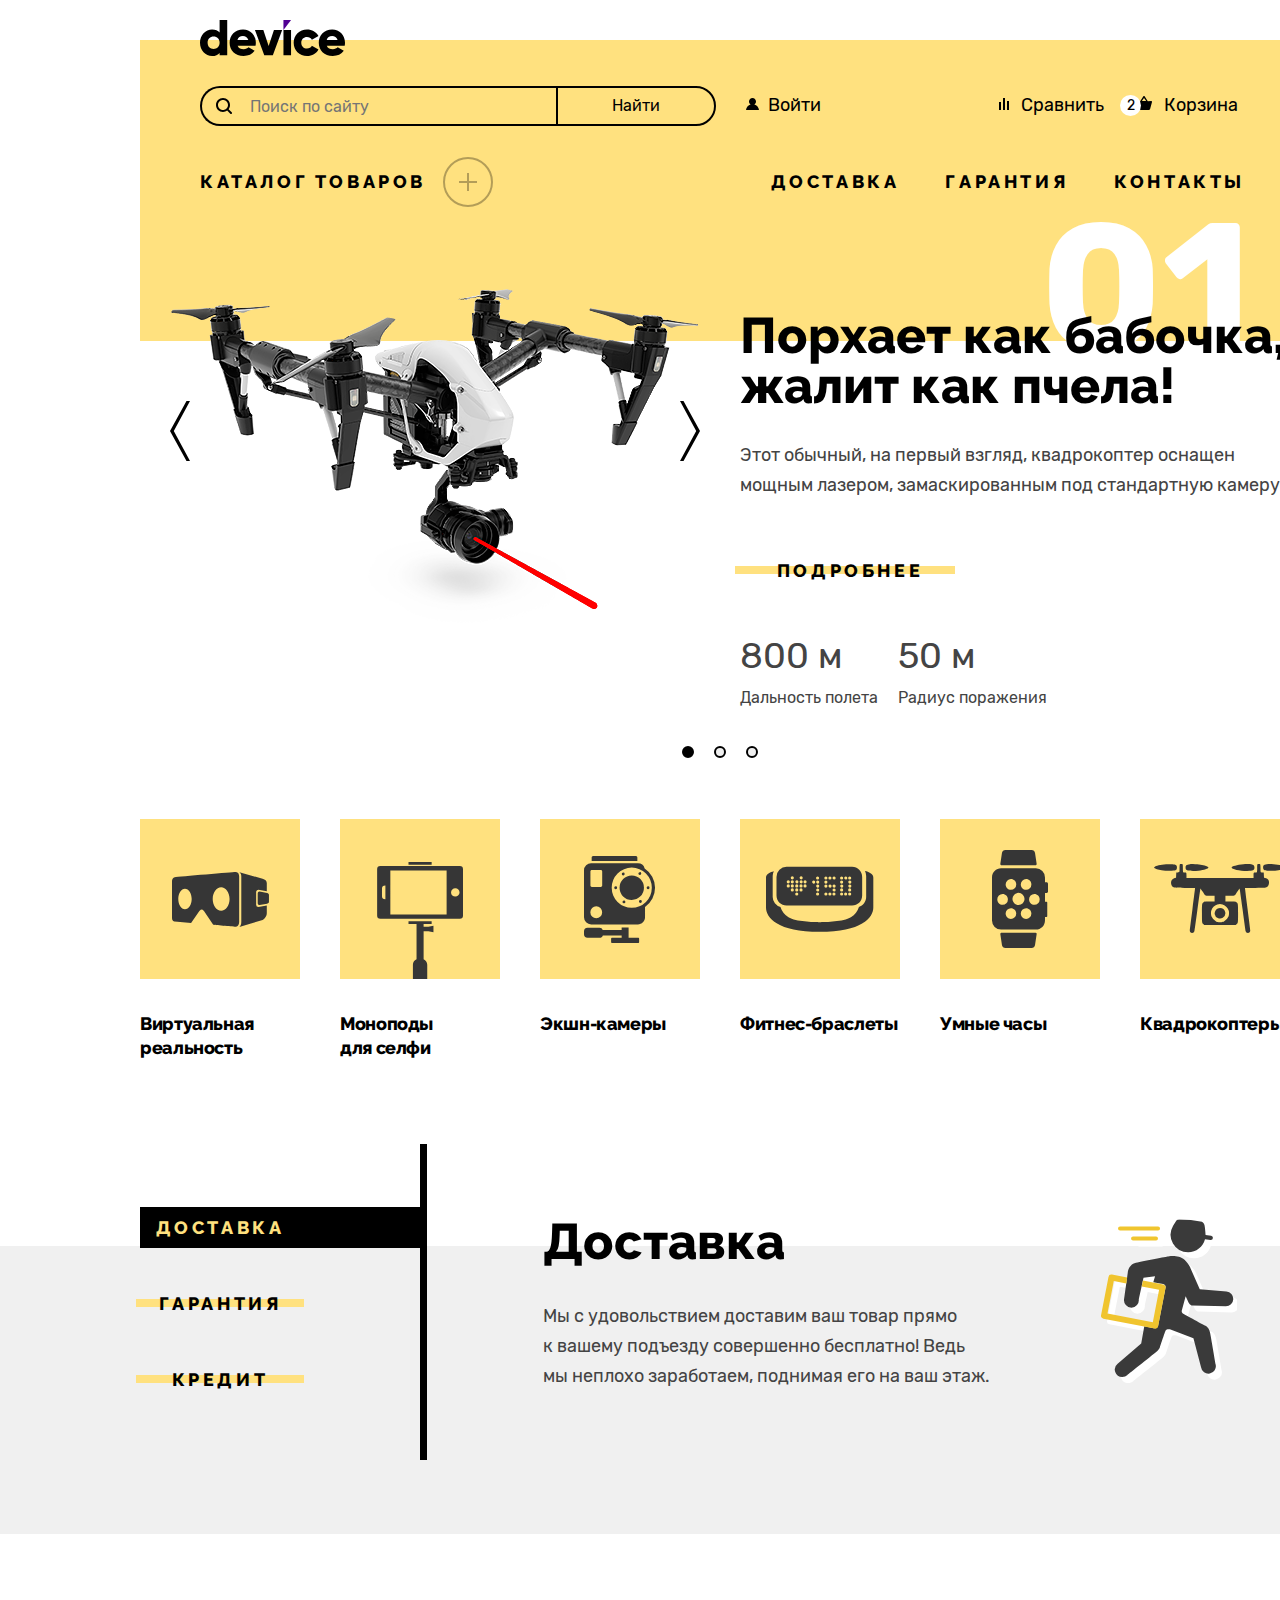
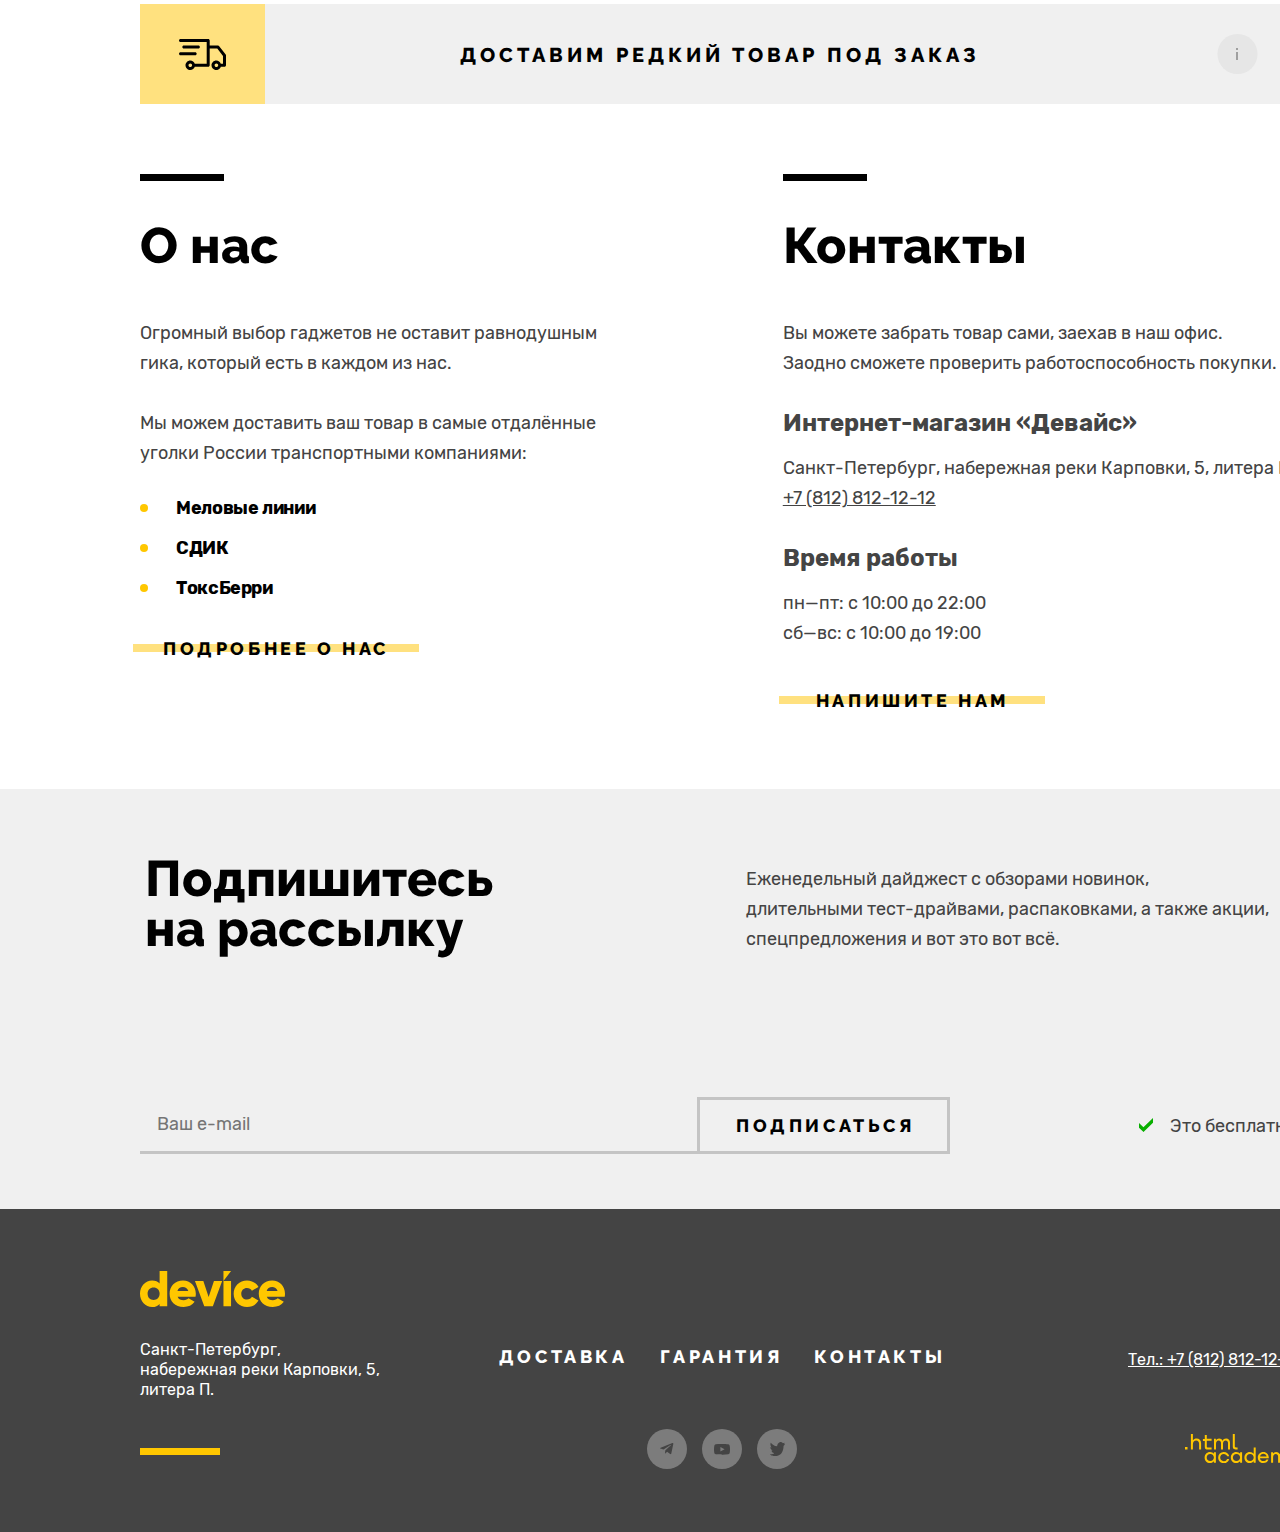
<file: index.html>
<!DOCTYPE html>
<html lang="ru">
   <head>
      <meta charset="utf-8">
      <meta name="viewport" content="width=divice-width, initial-scale=1.0">
      <meta name="description" content="Сайт">
      <title>Device. Интернет-магазин гаджетов.</title>
      <link rel="stylesheet" href="styles/styles.css">
      <link rel="icon" href="favicon.ico">
      <link rel="icon" type="image/png" sizes="32x32" href="images/favicon-32x32.png">
   </head>
   <body>
      <header class="main-header page-content">
         <span class="page-header-logo">
         <img class="header-logo" src="images/logo.svg" alt="Логотип интернет-магазина «Девайс»." width="145" height="36">
         </span>
         <nav class="navigation">
            <div class="navigation-user">
               <form class="search-form subsidiary" action="https://echo.htmlacademy.ru/" method="post">
                  <div class="search-wrapper">
                     <div class="outline-wrapper">
                        <input class="search-input" id="main-search" placeholder="Поиск по сайту" type="search" name="main-search" required>
                        <label class="main-search" for="main-search">
                        <span class="visually-hidden">Поиск по сайту.</span>
                        </label>
                     </div>
                     <button class="search-submit" type="submit">Найти</button>
                  </div>
               </form>
               <ul class="navigation-user-list list">
                  <li class="navigation-user-item">
                     <div class="header-login-wrapper">
                        <a class="navigation-link navigation-link-user link-shape header-login" href="#">Войти</a>
                     </div>
                  </li>
                  <li class="navigation-user-item">
                     <a class="navigation-link navigation-link-user link-shape header-compare" href="#">Сравнить</a>
                  </li>
                  <li class="navigation-user-item navigation-item-cart">
                     <a class="navigation-link navigation-link-user link-shape header-cart" href="#" data-counter="2">Корзина</a>
                     <div class="popover popover-cart">
                        <div class="popover-content">
                           <span class="popover-title visually-hidden">В вашей корзине находятся.</span>
                           <ul class="cart-items-list list">
                              <li class="cart-item">
                                 <a class="cart-item-link link-shape" href="catalog.html">
                                    <img class="cart-thumbnail" alt="Изображение товара." width="39" height="43" src="images/product-amateur-selfie-stick.jpg">
                                    <p class="cart-item-title">Любительская селфи-&nbsp;палка</p>
                                 </a>
                                 <button class="cart-item-button link-shape" type="button">
                                 <span class="visually-hidden">Кнопка удаления товара из корзины.</span>
                                 </button>
                              </li>
                              <li class="cart-item">
                                 <a class="cart-item-link link-shape" href="catalog.html">
                                    <img class="cart-thumbnail" alt="Изображение товара." width="39" height="43" src="images/product-professional-selfie-stick.jpg">
                                    <p class="cart-item-title">Профессиональная селфи-&nbsp;палка</p>
                                 </a>
                                 <button class="cart-item-button link-shape" type="button">
                                 <span class="visually-hidden">Кнопка удаления товара из корзины.</span>
                                 </button>
                              </li>
                           </ul>
                           <div class="popover-cart-info">
                              <span class="cart-total">Товаров:
                              <span class="total-count">2</span>
                              </span>
                              <span class="cart-total">Сумма:
                              <span class="total-sum">2000</span>₽
                              </span>
                           </div>
                           <a class="cart-open-button link" href="#">Открыть корзину</a>
                        </div>
                     </div>
                  </li>
               </ul>
            </div>
            <div class="navigation-catalog">
               <button class="button navigation-catalog-button" type="button">Каталог товаров
               <span class="sub-catalog-open-icon"></span>
               </button>
               <ul class="sub-catalog list">
                  <li class="sub-catalog-item">
                     <a class="sub-catalog-link navigation-link link-shape" href="#">Виртуальная реальность</a>
                  </li>
                  <li class="sub-catalog-item">
                     <a class="sub-catalog-link navigation-link link-shape" href="catalog.html">Моноподы для селфи</a>
                  </li>
                  <li class="sub-catalog-item">
                     <a class="sub-catalog-link navigation-link link-shape" href="#">Экшн-камеры</a>
                  </li>
                  <li class="sub-catalog-item">
                     <a class="sub-catalog-link navigation-link link-shape" href="#">Фитнес-браслеты</a>
                  </li>
                  <li class="sub-catalog-item">
                     <a class="sub-catalog-link navigation-link link-shape" href="#">Умные часы</a>
                  </li>
                  <li class="sub-catalog-item sub-catalog-quadrocopter">
                     <a class="sub-catalog-link navigation-link link-shape" href="#">Квадрокоптеры</a>
                  </li>
               </ul>
            </div>
            <ul class="navigation-list header-navigation-list list">
               <li class="navigation-item header-navigation-item">
                  <a class="link navigation-link header-navigation-link link-shape" href="#">Доставка</a>
               </li>
               <li class="navigation-item header-navigation-item">
                  <a class="link navigation-link header-navigation-link link-shape" href="#">Гарантия</a>
               </li>
               <li class="navigation-item header-navigation-item">
                  <a class="link navigation-link header-navigation-link link-shape" href="#">Контакты</a>
               </li>
            </ul>
         </nav>
      </header>
      <main class="main-index">
         <h1 class="visually-hidden">Интернет-магазин «Девайс».</h1>
         <section class="main-slider page-content">
            <h2 class="visually-hidden">Фотогалерея лучших товаров.</h2>
            <div class="slider-control">
               <button class="slider-button slider-prev link-shape" type="button">
               <span class="visually-hidden">Предыдущий товар.</span>
               </button>
               <button class="slider-button slider-next link-shape" type="button">
               <span class="visually-hidden">Следующий товар.</span>
               </button>
            </div>
            <ul class="slider-list list">
               <li class="slider-item slider-active">
                  <img class="slider-image" src="images/slider-quadrocopter.png" alt="Квадрокоптер." width="560" height="560">
                  <div class="slider-content">
                     <h3 class="slider-title title">Порхает как бабочка, жалит как пчела!</h3>
                     <p class="main-slider-description description">Этот обычный, на&nbsp;первый взгляд, квадрокоптер оснащен мощным лазером, замаскированным под стандартную камеру.</p>
                     <a class="main-slider-link link button-yellow" href="#">Подробнее</a>
                     <dl class="main-slider-characteristics">
                        <div class="slider-characteristic">
                           <dt class="main-slider-characteristic">Дальность полета</dt>
                           <dd class="main-slider-meaning">800 м</dd>
                        </div>
                        <div class="slider-characteristic">
                           <dt class="main-slider-characteristic">Радиус поражения</dt>
                           <dd class="main-slider-meaning">50 м</dd>
                        </div>
                     </dl>
                  </div>
               </li>
               <li class="slider-item">
                  <img class="slider-image" src="images/slider-bracelet.png" alt="Фитнес-браслет." width="560" height="560">
                  <div class="slider-content">
                     <h3 class="slider-title title">Худеем <br> правильно!</h3>
                     <p class="main-slider-description description">Мотивирующие фитнес-браслеты помогут найти в&nbsp;себе силы не&nbsp;пропускать занятия и&nbsp;соблюдать диету.</p>
                     <a class="link main-slider-link button-yellow" href="#">Подробнее</a>
                     <dl class="main-slider-characteristics">
                        <div class="slider-characteristic">
                           <dt class="main-slider-characteristic">Без подзарядки</dt>
                           <dd class="main-slider-meaning">48 часов</dd>
                        </div>
                     </dl>
                  </div>
               </li>
               <li class="slider-item">
                  <img class="slider-image" src="images/slider-professional-selfie-stick.png" alt="Селфи-палка." width="560" height="560">
                  <div class="slider-content">
                     <h3 class="slider-title title">Делай селфи, <br> как Бен Стиллер!</h3>
                     <p class="main-slider-description description">Самая длинная палка для селфи доступна в&nbsp;нашем магазине. Восемь (Восемь, Карл!) метров длиной и&nbsp;весом всего 5&nbsp;кг.</p>
                     <a class="link main-slider-link button-yellow" href="#">Подробнее</a>
                     <dl class="main-slider-characteristics">
                        <div class="slider-characteristic">
                           <dt class="main-slider-characteristic">Длина палки</dt>
                           <dd class="main-slider-meaning">8,5 м</dd>
                        </div>
                        <div class="slider-characteristic">
                           <dt class="main-slider-characteristic">Вес палки</dt>
                           <dd class="main-slider-meaning">5 кг</dd>
                        </div>
                        <div class="slider-characteristic">
                           <dt class="main-slider-characteristic">Материал</dt>
                           <dd class="main-slider-meaning">Карбон</dd>
                        </div>
                     </dl>
                  </div>
               </li>
            </ul>
            <ul class="slider-pagination list">
               <li class="slider-pagination-item">
                  <button class="slider-pagination-button pagination-active" type="button">
                  <span class="visually-hidden">Первый товар из топ листа.</span>
                  </button>
               </li>
               <li class="slider-pagination-item">
                  <button class="slider-pagination-button" type="button">
                  <span class="visually-hidden">Второй товар из топ листа.</span>
                  </button>
               </li>
               <li class="slider-pagination-item">
                  <button class="slider-pagination-button" type="button">
                  <span class="visually-hidden">Третий товар из топ листа.</span>
                  </button>
               </li>
            </ul>
         </section>
         <section class="product-sections page-content">
            <h2 class="visually-hidden">Разделы товаров.</h2>
            <ul class="product-sections-list list">
               <li class="product-list-item">
                  <a class="product-list-link virtual-reality" href="#">Виртуальная реальность</a>
               </li>
               <li class="product-list-item">
                  <a class="product-list-link monopods" href="catalog.html">Моноподы для&nbsp;селфи</a>
               </li>
               <li class="product-list-item">
                  <a class="product-list-link action-cameras" href="#">Экшн-камеры</a>
               </li>
               <li class="product-list-item">
                  <a class="product-list-link fitness-bracelets" href="#">Фитнес-браслеты</a>
               </li>
               <li class="product-list-item">
                  <a class="product-list-link smart-watch" href="#">Умные часы</a>
               </li>
               <li class="product-list-item">
                  <a class="product-list-link quadrocopters" href="#">Квадрокоптеры</a>
               </li>
            </ul>
         </section>
         <section class="tabs">
            <h2 class="visually-hidden">Переключение между секциями доставка, гарантия, кредит.</h2>
            <div class="tabs-wrapper page-content">
               <ul class="tab-pagination list">
                  <li class="tab-pagination-item">
                     <button class="button tab-pagination-button button-yellow tab-pagination-active" type="button">Доставка</button>
                  </li>
                  <li class="tab-pagination-item">
                     <button class="button tab-pagination-button button-yellow" type="button">Гарантия</button>
                  </li>
                  <li class="tab-pagination-item">
                     <button class="button tab-pagination-button button-yellow" type="button">Кредит</button>
                  </li>
               </ul>
               <ul class="tabs-content-list list">
                  <li class="tab-item tab-item-delivery tab-active">
                     <h3 class="tab-title title">Доставка</h3>
                     <p class="tab-description description">Мы&nbsp;с&nbsp;удовольствием доставим ваш товар прямо к&nbsp;вашему подъезду совершенно бесплатно! Ведь мы&nbsp;неплохо заработаем, поднимая его на&nbsp;ваш этаж.</p>
                  </li>
                  <li class="tab-item tab-item-guarantee">
                     <h3 class="tab-title title">Гарантия</h3>
                     <p class="tab-description description">Если из-за возгорания купленного у&nbsp;нас товара у&nbsp;вас сгорит дом&nbsp;&mdash; не&nbsp;переживайте, мы&nbsp;выдадим вам новый. Товар, не&nbsp;дом, конечно&nbsp;же.</p>
                  </li>
                  <li class="tab-item tab-item-credit">
                     <h3 class="tab-title title">Кредит</h3>
                     <p class="tab-description description">Залезть в&nbsp;долговую яму стало проще! Кредитные консультанты подберут для вас наиболее выгодные условия кредита. Выгодные для банка, разумеется.</p>
                  </li>
               </ul>
            </div>
         </section>
         <section class="on-order page-content">
            <a class="on-order-link" href="#">
               <h2 class="on-order-title button">Доставим редкий товар под заказ</h2>
            </a>
         </section>
         <div class="index-info page-content">
            <section class="about">
               <h2 class="about-title info-title title">О нас</h2>
               <p class="about-description info-description description">Огромный выбор гаджетов не&nbsp;оставит равнодушным гика, который есть в&nbsp;каждом из&nbsp;нас.</p>
               <p class="about-description info-description description">Мы&nbsp;можем доставить ваш товар в&nbsp;самые отдалённые уголки России транспортными компаниями:</p>
               <ul class="about-delivery-list title-small list">
                  <li class="delivery-item">Меловые линии</li>
                  <li class="delivery-item">СДИК</li>
                  <li class="delivery-item">ТоксБерри</li>
               </ul>
               <a class="link info-link button-yellow" href="#">Подробнее о нас</a>
            </section>
            <section class="contacts">
               <h2 class="contacts-title info-title title">Контакты</h2>
               <p class="contacts-description info-description description">Вы&nbsp;можете забрать товар сами, заехав в&nbsp;наш офис. Заодно&nbsp;сможете проверить работоспособность покупки.</p>
               <h3 class="contacts-subtitle">Интернет-магазин «Девайс»</h3>
               <address class="contacts-address info-description">
                  <p class="contacts-address-text description">Санкт-Петербург, набережная реки Карповки, 5, литера П.</p>
                  <a class="contacts-phone link-shape" href="tel:+78005558628">+7 (812) 812-12-12</a>
               </address>
               <h3 class="contacts-subtitle">Время работы</h3>
               <ul class="contacts-schedule list">
                  <li class="contacts-schedule-item">пн—пт: с 10:00 до 22:00</li>
                  <li class="contacts-schedule-item">сб—вс: с 10:00 до 19:00</li>
               </ul>
               <a class="link info-link contacts-link button-yellow" href="#">Напишите нам</a>
            </section>
         </div>
         <section class="subscribe">
            <div class="subscribe-wrapper page-content">
               <h2 class="subscribe-title title">Подпишитесь на&nbsp;рассылку</h2>
               <p class="subscribe-description description">Еженедельный дайджест с&nbsp;обзорами новинок, длительными&nbsp;тест-драйвами, распаковками, а&nbsp;также акции, спецпредложения и&nbsp;вот это вот всё.</p>
               <form class="subscribe-form" action="https://echo.htmlacademy.ru/" method="post">
                  <label class="subscribe-email visually-hidden" for="subscribe">
                  <span class="visually-hidden">Введите ваш емэйл.</span>
                  </label>
                  <div class="input-wrapper">
                     <input class="subscribe-input" type="email" name="subscribe-email" placeholder="Ваш e-mail" id="subscribe" required>
                     <button class="button subscribe-button" type="button">Подписаться</button>
                  </div>
                  <span class="subscribe-comment">Это бесплатно</span>
               </form>
            </div>
         </section>
      </main>
      <footer class="page-footer">
         <div class="page-content">
            <span class="footer-contacts-logo">
            <img class="footer-logo" src="images/logo-footer.svg" alt="Логотип интернет-магазина «Девайс»." width="145" height="36">
            </span>
            <div class="page-footer-container">
               <div class="footer-address">
                  <p class="footer-address-text subsidiary">Санкт-Петербург, набережная реки&nbsp;Карповки, 5, литера П.</p>
               </div>
               <div class="foter-navigation-conteiner">
                  <nav class="footer-navigation">
                     <ul class="footer-navigation-list navigation-list list">
                        <li class="footer-navigation-item navigation-item">
                           <a class="footer-navigation-link navigation-link link" href="#">Доставка</a>
                        </li>
                        <li class="footer-navigation-item navigation-item">
                           <a class="footer-navigation-link navigation-link link" href="#">Гарантия</a>
                        </li>
                        <li class="footer-navigation-item navigation-item">
                           <a class="footer-navigation-link navigation-link link" href="#">Контакты</a>
                        </li>
                     </ul>
                  </nav>
                  <ul class="footer-social-list list">
                     <li class="footer-social-item">
                        <a class="footer-social-link footer-social-telegram" href="https://t.me/htmlacademy">
                        <span class="visually-hidden">Девайс в Телеграм.</span>
                        </a>
                     </li>
                     <li class="footer-social-item">
                        <a class="footer-social-link footer-social-youtube" href="https://www.youtube.com/user/htmlacademyru">
                        <span class="visually-hidden">Девайс на YouTube.</span>
                        </a>
                     </li>
                     <li class="footer-social-item">
                        <a class="footer-social-link footer-social-twitter" href="https://twitter.com/htmlacademy_ru ">
                        <span class="visually-hidden">Девайс в Твиттер.</span>
                        </a>
                     </li>
                  </ul>
               </div>
               <div class="footer-link-wrapper">
                  <a class="footer-contacts-phone" href="tel:+78128121212">Тел.: +7 (812) 812-12-12</a>
                  <a class="html-academy-link" href="https://htmlacademy.ru/">
                     <span class="visually-hidden">Ссылка на htmlacademy.</span>
                     <svg class="footer-icon" aria-hidden="true" width="115" height="33" viewBox="0 0 115 33" fill="none" xmlns="http://www.w3.org/2000/svg" role="img" aria-label="Логотип HTML Academy.">
                        <path fill-rule="evenodd" clip-rule="evenodd" d="M0 12.9v2.6h2.5v-2.6H0Zm11.6-8.4c-1.6 0-2.8.7-3.6 1.7h-.1V0h-2v15.5h2v-5.3c0-2.1 1.3-3.6 3.3-3.6 1.8 0 2.9 1.4 2.9 3.2v5.7h2V9.4c.1-3-1.8-4.9-4.5-4.9Zm15 .3h-4.8V1.1h-2v3.8h-1.9v2h1.9v6c0 1.7 1 2.7 2.7 2.7h4.1v-2h-3.7c-.7 0-1.1-.4-1.1-1.1V6.8h4.8v-2Zm14.5-.2c-1.6 0-2.9.8-3.5 2.1h-.1c-.6-1.2-1.8-2.1-3.4-2.1-1.4 0-2.5.8-3.1 1.8h-.1V4.8H29v10.6h2V10c0-2 1-3.5 2.6-3.5 1.5 0 2.4 1 2.4 2.6v6.3h2V9.8c0-2.4 1.4-3.3 2.6-3.3 1.5 0 2.4 1 2.4 2.6v6.3h2V8.9c.1-2.5-1.4-4.3-3.9-4.3Zm6.7 8.1c0 1.7 1 2.7 2.8 2.7h2v-2h-1.7c-.7 0-1.1-.4-1.1-1.1V0h-2v12.7Zm-18.9 7c-.9-1.1-2.2-1.8-3.9-1.8-3.1 0-5.4 2.3-5.4 5.6s2.3 5.6 5.4 5.6c1.8 0 3-.8 3.8-1.9h.1v1.6h2V18.2h-2v1.5Zm-3.6 7.4c-2.2 0-3.6-1.6-3.6-3.6s1.4-3.6 3.6-3.6 3.6 1.6 3.6 3.6c0 1.9-1.4 3.6-3.6 3.6ZM44.2 22c-.5-2.4-2.6-4.1-5.4-4.1a5.4 5.4 0 0 0-5.6 5.6c0 3.1 2.2 5.6 5.6 5.6 2.8 0 4.9-1.8 5.4-4.2h-2.1a3.4 3.4 0 0 1-3.3 2.3c-2.2 0-3.6-1.6-3.6-3.6s1.4-3.6 3.6-3.6c1.6 0 2.8 1 3.3 2.2h2.1V22Zm10.9-2.3c-.9-1.1-2.2-1.8-3.9-1.8-3.1 0-5.4 2.3-5.4 5.6s2.3 5.6 5.4 5.6c1.8 0 3-.8 3.8-1.9h.1v1.6h2V18.2h-2v1.5Zm-3.6 7.4c-2.2 0-3.6-1.6-3.6-3.6s1.4-3.6 3.6-3.6 3.6 1.6 3.6 3.6c0 1.9-1.5 3.6-3.6 3.6Zm17.2-7.3c-.9-1.1-2.2-1.9-3.9-1.9-3.1 0-5.4 2.3-5.4 5.6s2.2 5.6 5.4 5.6c1.7 0 3-.8 3.8-1.8h.1v1.5h2V13.4h-2v6.4Zm-3.6 7.3c-2.2 0-3.6-1.6-3.6-3.6s1.4-3.6 3.6-3.6 3.6 1.6 3.6 3.6c-.1 2-1.5 3.6-3.6 3.6Zm13.2-9.2c-3.3 0-5.5 2.5-5.5 5.6 0 3 2.1 5.6 5.5 5.6 2.5 0 4.5-1.3 5.2-3.6h-2.1c-.5 1-1.6 1.6-3 1.6-1.9 0-3.3-1.3-3.4-2.9h8.8c.2-3.6-2-6.3-5.5-6.3Zm0 1.9c1.7 0 3 1 3.3 2.6h-6.5c.3-1.5 1.5-2.6 3.2-2.6Zm19.9-1.9c-1.6 0-2.9.8-3.6 2h-.1c-.6-1.2-1.8-2-3.4-2-1.4 0-2.5.7-3.1 1.8v-1.5h-1.9v10.6h2v-5.4c0-2 1-3.4 2.6-3.5 1.5 0 2.4 1 2.4 2.6v6.3h2v-5.6c0-2.4 1.4-3.3 2.6-3.3 1.5 0 2.4 1 2.4 2.6v6.3h2v-6.5c.1-2.6-1.4-4.4-3.9-4.4Zm11.2 9.1-3.6-8.9h-2.2l4.8 11.6c-.3.9-.7 1.2-1.7 1.2h-2.5v2h2.5c1.8 0 2.8-.8 3.5-2.6l4.7-12.2h-2.1l-3.4 8.9Z"/>
                     </svg>
                  </a>
               </div>
            </div>
         </div>
      </footer>
      <div class="modal-container modal-container-close">
         <div class="modal delivery-on-order">
            <button class="modal-close-button link-shape" type="button">
            <span class="visually-hidden">Закрыть.</span>
            </button>
            <section class="modal-content">
               <h2 class="modal-title title">Доставка под заказ</h2>
               <form class="modal-delivery-form" action="https://echo.htmlacademy.ru/" method="post">
                  <div class="field-group field-group-name">
                     <label class="modal-form-label modal-your-name title-small" for="customer-name">Ваше имя:</label>
                     <input class="modal-delivery-input" type="text" id="customer-name" name="customer-name" placeholder="Введите имя" minlength="4" required>
                  </div>
                  <div class="field-group field-group-mail">
                     <label class="modal-form-label modal-your-mail title-small" for="e-mail">Ваш e-mail:</label>
                     <input class="modal-delivery-input" type="email" id="e-mail" name="e-mail" placeholder="Введите ваш e-mail" required>
                     <span class="error-message">Забавный у вас адрес</span>
                  </div>
                  <div class="field-group field-group-product">
                     <label class="modal-form-label modal-ordered-product title-small" for="ordered-product">Что нужно привезти:</label>
                     <textarea class="modal-delivery-input modal-delivery-textarea" id="ordered-product" name="ordered-product" placeholder="В свободной форме" minlength="5" rows="1" required></textarea>
                  </div>
                  <div class="field-group field-group-amount">
                     <div class="quantity-selection">
                        <label class="modal-form-label modal-ordered-amount title-small" for="ordered-amount">Количество:</label>
                        <span class="visually-hidden">Пояснение - относительно количества заказываемых позиций.</span>
                        <span class="tooltip">
                        <button class="tooltip-toggle" type="button" aria-labelledby="tooltip-ordered-amount"></button>
                        <span class="tooltip-text subsidiary" role="tooltip" id="tooltip-ordered-amount">Постараемся найти, сколько нужно. Привезём сколько получится по требованиям к провозу багажа.</span>
                        </span>
                     </div>
                     <div class="quantity-selection">
                        <button class="order-button order-button-min" type="button">
                        <span class="visually-hidden">Кнопка уменьшающая количество.</span>
                        </button>
                        <input class="modal-delivery-input input-amount" type="number" id="ordered-amount" name="ordered-amount" value="1" min="1" required>
                        <button class="order-button order-button-max" type="button">
                        <span class="visually-hidden">Кнопка увеличивающая количество.</span>
                        </button>
                     </div>
                  </div>
                  <button class="modal-delivery-button button button-yellow" type="submit">Отправить</button>
               </form>
            </section>
         </div>
      </div>
   </body>
</html>
</file>
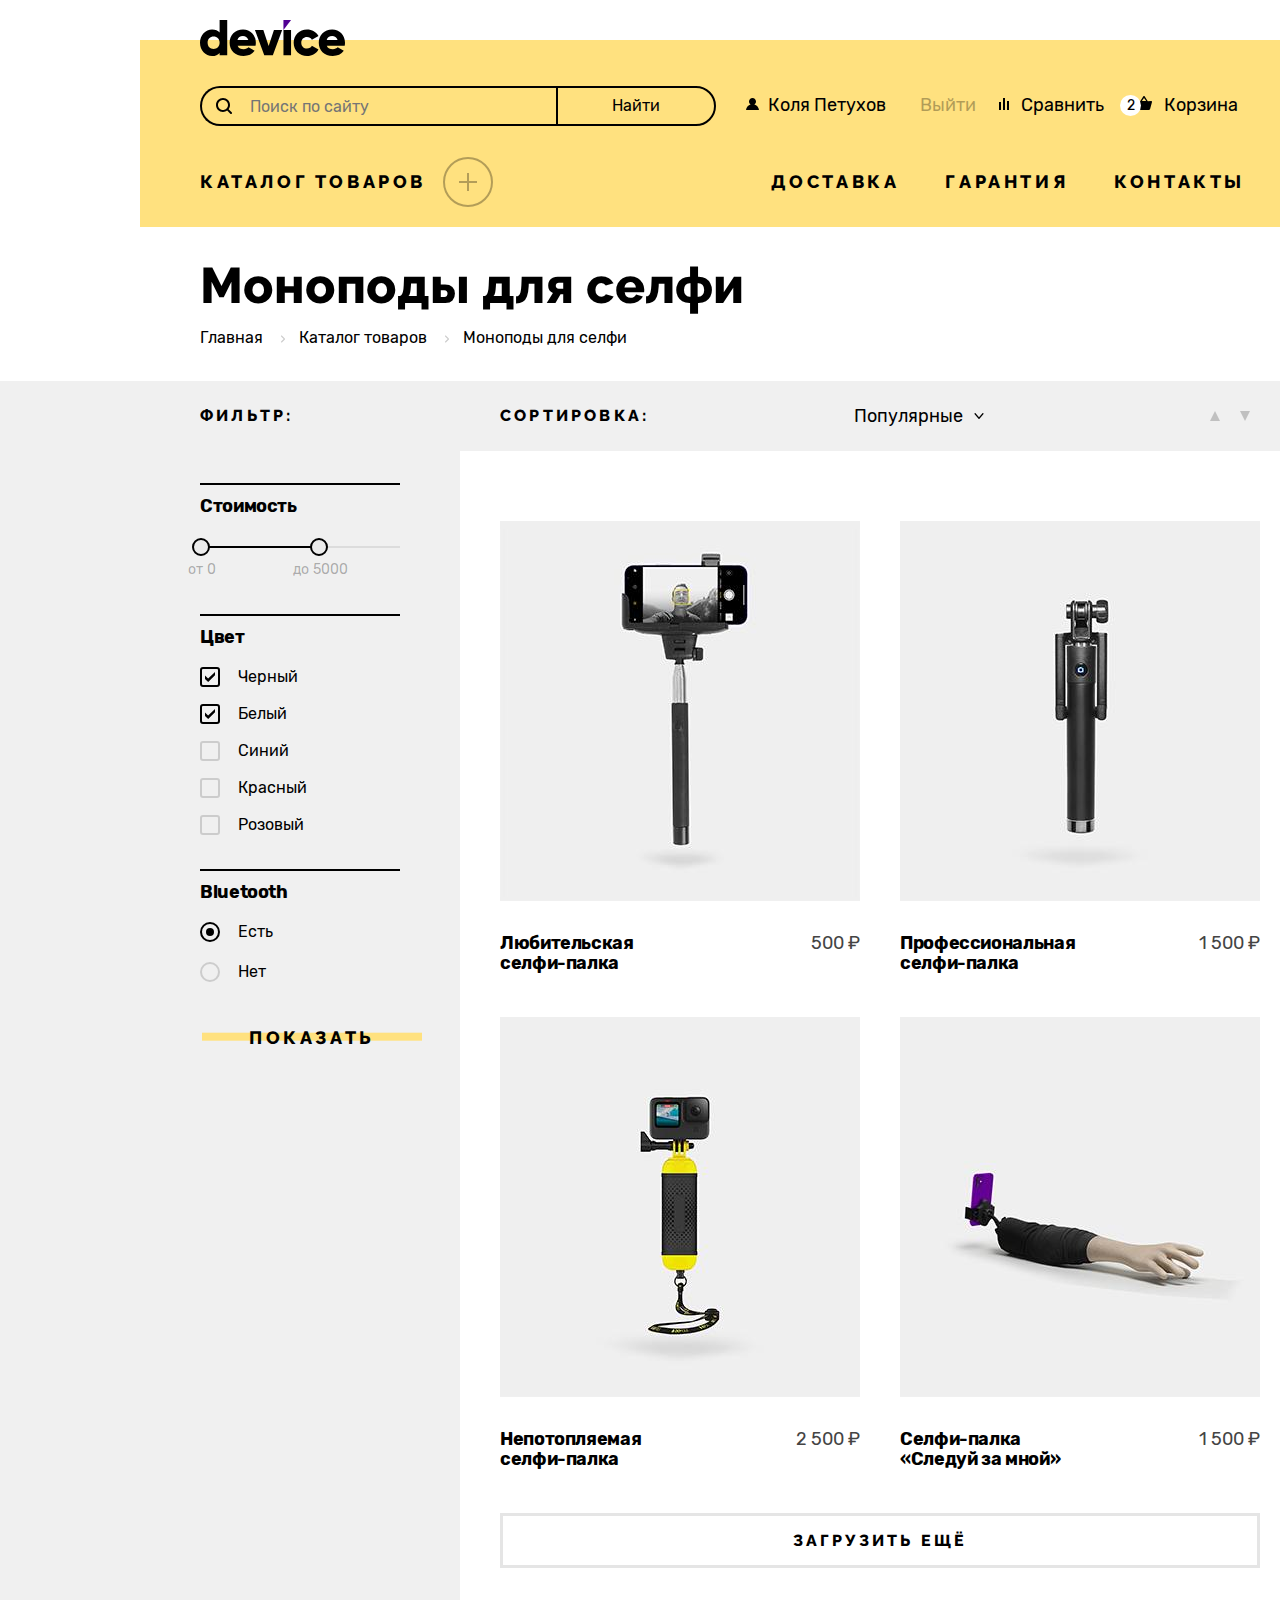
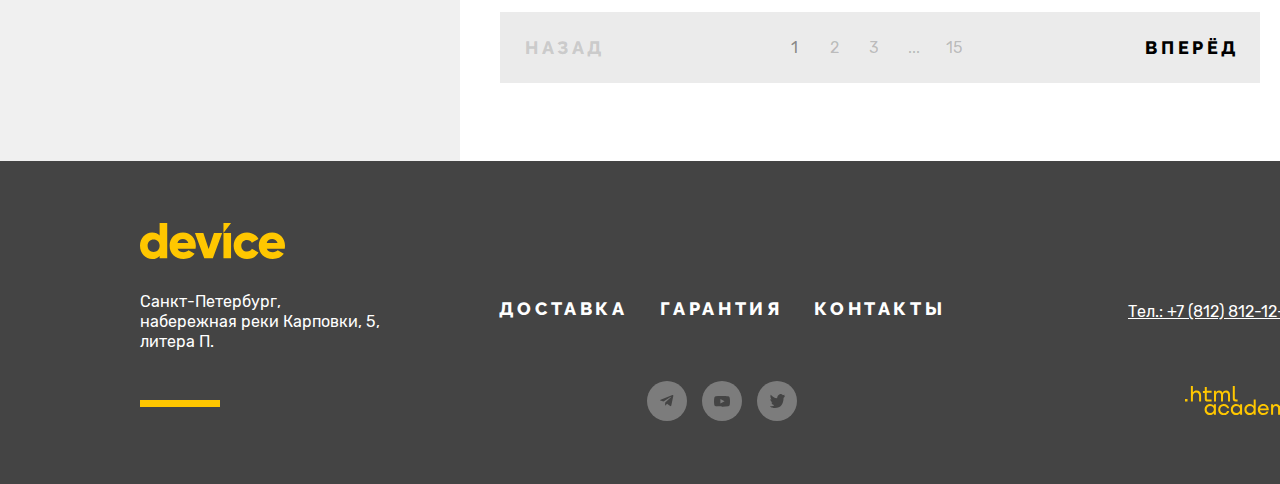
<file: catalog.html>
<!DOCTYPE html>
<html lang="ru">
   <head>
      <meta charset="utf-8">
      <meta name="viewport" content="width=divice-width, initial-scale=1.0">
      <meta name="description" content="Сайт">
      <title>Каталог</title>
      <link rel="stylesheet" href="styles/styles.css">
      <link rel="icon" href="favicon.ico">
      <link rel="icon" type="image/png" sizes="32x32" href="images/favicon-32x32.png">
   </head>
   <body>
      <header class="main-header catalog-header page-content">
         <a class="page-header-logo link-shape" href="index.html" aria-label="Ссылка для перехода на главную страницу.">
         <img class="header-logo" src="images/logo.svg" alt="Логотип интернет-магазина «Девайс»." width="145" height="36">
         </a>
         <nav class="navigation">
            <div class="navigation-user">
               <form class="search-form subsidiary" action="https://echo.htmlacademy.ru/" method="post">
                  <div class="search-wrapper">
                     <div class="outline-wrapper">
                        <input class="search-input" id="main-search" placeholder="Поиск по сайту" type="search" name="main-search" required>
                        <label class="main-search" for="main-search">
                        <span class="visually-hidden">Поиск по сайту.</span>
                        </label>
                     </div>
                     <button class="search-submit" type="submit">Найти</button>
                  </div>
               </form>
               <ul class="navigation-user-list list">
                  <li class="navigation-user-item">
                     <div class="header-login-wrapper">
                        <a class="navigation-link header-login navigation-link-user link-shape" href="#">Коля Петухов</a>
                        <a class="navigation-link navigation-link-user header-login-disabled" href="#">Выйти</a>
                     </div>
                  </li>
                  <li class="navigation-user-item">
                     <a class="navigation-link navigation-link-user link-shape header-compare" href="#">Сравнить</a>
                  </li>
                  <li class="navigation-user-item navigation-item-cart">
                     <a class="navigation-link navigation-link-user link-shape header-cart" href="#" data-counter="2">Корзина</a>
                     <div class="popover popover-cart">
                        <div class="popover-content">
                           <span class="visually-hidden">В вашей корзине находятся.</span>
                           <ul class="cart-items-list list">
                              <li class="cart-item">
                                 <a class="cart-item-link link-shape" href="catalog.html">
                                    <img class="cart-thumbnail" alt="Изображение товара." width="39" height="43" src="images/product-amateur-selfie-stick.jpg">
                                    <p class="cart-item-title">Любительская селфи&#8209;палка</p>
                                 </a>
                                 <button class="cart-item-button link-shape" type="button">
                                 <span class="visually-hidden">Кнопка удаления товара из корзины.</span>
                                 </button>
                              </li>
                              <li class="cart-item">
                                 <a class="cart-item-link link-shape" href="catalog.html">
                                    <img class="cart-thumbnail" alt="Изображение товара." width="39" height="43" src="images/product-professional-selfie-stick.jpg">
                                    <p class="cart-item-title">Профессиональная селфи&#8209;палка</p>
                                 </a>
                                 <button class="cart-item-button link-shape" type="button">
                                 <span class="visually-hidden">Кнопка удаления товара из корзины.</span>
                                 </button>
                              </li>
                           </ul>
                           <div class="popover-cart-info">
                              <span class="cart-total">Товаров:
                              <span class="total-count">2</span>
                              </span>
                              <span class="cart-total">Сумма:
                              <span class="total-sum">2000</span>₽
                              </span>
                           </div>
                           <a class="cart-open-button link" href="#">Открыть корзину</a>
                        </div>
                     </div>
                  </li>
               </ul>
            </div>
            <div class="navigation-catalog">
               <button class="button navigation-catalog-button" type="button">Каталог товаров
               <span class="sub-catalog-open-icon"></span>
               </button>
               <ul class="sub-catalog list">
                  <li class="sub-catalog-item">
                     <a class="sub-catalog-link navigation-link link-shape" href="#">Виртуальная реальность</a>
                  </li>
                  <li class="sub-catalog-item">
                     <a class="sub-catalog-link navigation-link link-shape sub-catalog-link-acvive" href="catalog.html">Моноподы для селфи</a>
                  </li>
                  <li class="sub-catalog-item">
                     <a class="sub-catalog-link navigation-link link-shape" href="#">Экшн-камеры</a>
                  </li>
                  <li class="sub-catalog-item">
                     <a class="sub-catalog-link navigation-link link-shape" href="#">Фитнес-браслеты</a>
                  </li>
                  <li class="sub-catalog-item">
                     <a class="sub-catalog-link navigation-link link-shape" href="#">Умные часы</a>
                  </li>
                  <li class="sub-catalog-item sub-catalog-quadrocopter">
                     <a class="sub-catalog-link navigation-link link-shape" href="#">Квадрокоптеры</a>
                  </li>
               </ul>
            </div>
            <ul class="navigation-list header-navigation-list list">
               <li class="navigation-item header-navigation-item">
                  <a class="link navigation-link header-navigation-link link-shape" href="#">Доставка</a>
               </li>
               <li class="navigation-item header-navigation-item">
                  <a class="link navigation-link header-navigation-link link-shape" href="#">Гарантия</a>
               </li>
               <li class="navigation-item header-navigation-item">
                  <a class="link navigation-link header-navigation-link link-shape" href="#">Контакты</a>
               </li>
            </ul>
         </nav>
      </header>
      <main class="main-inner">
         <header class="inner-header page-content">
            <h1 class="inner-header-title title">Моноподы для селфи</h1>
            <ul class="breadcrumbs-list list">
               <li class="breadcrumbs-item">
                  <a class="breadcrumbs-link link-shape subsidiary" href="index.html">Главная</a>
               </li>
               <li class="breadcrumbs-item">
                  <a class="breadcrumbs-link link-shape subsidiary" href="#">Каталог товаров</a>
               </li>
               <li class="breadcrumbs-item">
                  <a class="breadcrumbs-link link-shape subsidiary breadcrumbs-current">Моноподы для селфи</a>
               </li>
            </ul>
         </header>
         <div class="catalog-container">
            <section class="catalog-products page-content">
               <h2 class="visually-hidden">Список товаров с фильтрами</h2>
               <form class="catalog-filter" action="https://echo.htmlacademy.ru/" method="get">
                  <h3 class="catalog-title filter-title">Фильтр:</h3>
                  <fieldset class="catalog-filter-group catalog-filter-price">
                     <legend class="catalog-filter-title title-small">Стоимость</legend>
                     <div class="range">
                        <div class="range-scale">
                           <div class="range-bar">
                              <button class="range-toggle toggle-min" type="button">
                              <span class="visually-hidden">Изменить минимальную цену.</span>
                              </button>
                              <button class="range-toggle toggle-max" type="button">
                              <span class="visually-hidden">Изменить максимальную цену.</span>
                              </button>
                           </div>
                        </div>
                        <div class="range-wrapper-inputs">
                           <label class="catalog-filter-label cost" for="cost-from">
                           от<input class="cost-input cost-min" id="cost-from" type="number" name="cost-from" value="0">
                           </label>
                           <label class="catalog-filter-label cost" for="cost-to">
                           до<input class="cost-input cost-max" id="cost-to" type="number" name="cost-to" value="5000">
                           </label>
                        </div>
                     </div>
                  </fieldset>
                  <fieldset class="catalog-filter-group">
                     <legend class="catalog-filter-title title-small">Цвет</legend>
                     <ul class="catalog-filter-list subsidiary list">
                        <li class="catalog-filter-item">
                           <label class="control" for="black">
                           <input class="visually-hidden control-input" id="black" type="checkbox" name="color" value="black" checked>
                           <span class="control-mark"></span>
                           <span class="control-label">Черный</span>
                           </label>
                        </li>
                        <li class="catalog-filter-item">
                           <label class="control" for="white">
                           <input class="visually-hidden control-input" id="white" type="checkbox" name="color" value="white" checked>
                           <span class="control-mark"></span>
                           <span class="control-label">Белый</span>
                           </label>
                        </li>
                        <li class="catalog-filter-item">
                           <label class="control" for="blue">
                           <input class="visually-hidden control-input" id="blue" type="checkbox" name="color" value="blue">
                           <span class="control-mark"></span>
                           <span class="control-label">Синий</span>
                           </label>
                        </li>
                        <li class="catalog-filter-item">
                           <label class="control" for="red">
                           <input class="visually-hidden control-input" id="red" type="checkbox" name="color" value="red">
                           <span class="control-mark"></span>
                           <span class="control-label">Красный</span>
                           </label>
                        </li>
                        <li class="catalog-filter-item">
                           <label class="control" for="pink">
                           <input class="visually-hidden control-input" id="pink" type="checkbox" name="color" value="pink">
                           <span class="control-mark"></span>
                           <span class="control-label">Розовый</span>
                           </label>
                        </li>
                     </ul>
                  </fieldset>
                  <fieldset class="catalog-filter-group">
                     <legend class="catalog-filter-title title-small">Bluetooth</legend>
                     <ul class="catalog-filter-list subsidiary list">
                        <li class="catalog-filter-item">
                           <label class="control control-radio-label" for="available">
                           <input class="visually-hidden control-input" id="available" type="radio" name="bluetooth" value="available" checked>
                           <span class="control-mark"></span>
                           <span class="control-label">Есть</span>
                           </label>
                        </li>
                        <li class="catalog-filter-item">
                           <label class="control control-radio-label" for="not-available">
                           <input class="visually-hidden control-input" id="not-available" type="radio" name="bluetooth" value="not-available">
                           <span class="control-mark"></span>
                           <span class="control-label">Нет</span>
                           </label>
                        </li>
                     </ul>
                  </fieldset>
                  <button class="button catalog-filter-button button-yellow" type="submit">Показать</button>
               </form>
               <div class="catalog-right-column">
                  <div class="sorting-container">
                     <h3 class="catalog-title">Сортировка:</h3>
                     <select class="select-control link-shape" aria-label="Сортировка.">
                        <option value="popular">Популярные</option>
                        <option value="cheap">Дешёвые</option>
                        <option value="expensive">Дорогие</option>
                     </select>
                     <div class="sorting-buttons">
                        <button class="sorting-button button-max" type="button">Сортировать по возрастанию.</button>
                        <button class="sorting-button button-min" type="button">Сортировать по убыванию.</button>
                     </div>
                  </div>
                  <div class="product-result">
                       <ul class="product-list list">
                        <li class="product-card">
                           <a class="product-card-link" href="#">
                              <div class="product-card-fog">
                                 <img class="product-card-image" src="images/product-amateur-selfie-stick.jpg" alt="Любительская селфи-палка." width="360" height="380">
                                 <span class="product-card-more link button-yellow">Подробнее</span>
                                 <h3 class="product-card-title title-small">Любительская <br> селфи-палка</h3>
                                 <span class="product-card-price">500 ₽</span>
                              </div>
                           </a>
                        </li>
                        <li class="product-card">
                           <a class="product-card-link" href="#">
                              <div class="product-card-fog">
                                 <img class="product-card-image" src="images/product-professional-selfie-stick.jpg" alt="Профессиональная селфи-палка." width="360" height="380">
                                 <span class="product-card-more link button-yellow">Подробнее</span>
                                 <h3 class="product-card-title title-small">Профессиональная селфи-палка</h3>
                                 <span class="product-card-price">1 500 ₽</span>
                              </div>
                           </a>
                        </li>
                        <li class="product-card">
                           <a class="product-card-link" href="#">
                              <div class="product-card-fog">
                                 <img class="product-card-image" src="images/product-unsinkable-selfie-stick.jpg" alt="Непотопляемая селфи-палка." width="360" height="380">
                                 <span class="product-card-more link button-yellow">Подробнее</span>
                                 <h3 class="product-card-title title-small">Непотопляемая селфи-палка</h3>
                                 <span class="product-card-price">2 500 ₽</span>
                              </div>
                           </a>
                        </li>
                        <li class="product-card">
                           <a class="product-card-link" href="#">
                              <div class="product-card-fog">
                                 <img class="product-card-image" src="images/product-selfie-stick-follow.jpg" alt="Селфи-палка «Следуй за мной»." width="360" height="380">
                                 <span class="product-card-more link button-yellow">Подробнее</span>
                                 <h3 class="product-card-title title-small">Селфи-палка «Следуй за мной»</h3>
                                 <span class="product-card-price">1 500 ₽</span>
                              </div>
                           </a>
                        </li>
                     </ul>
                     <button class="catalog-button button" type="button">Загрузить ещё</button>
                     <div class="pagination">
                        <a class="link pagination-prev pagination-button pagination-disabled">Назад</a>
                        <ul class="pagination-list list">
                           <li class="pagination-item">
                              <a class="pagination-link subsidiary pagination-button catalog-pagination-current">1</a>
                           </li>
                           <li class="pagination-item">
                              <a class="pagination-link pagination-button subsidiary" href="#">2</a>
                           </li>
                           <li class="pagination-item">
                              <a class="pagination-link pagination-button subsidiary" href="#">3</a>
                           </li>
                           <li class="pagination-item">
                              <span class="pagination-link subsidiary">...</span>
                           </li>
                           <li class="pagination-item">
                              <a class="pagination-link pagination-button subsidiary" href="#">15</a>
                           </li>
                        </ul>
                        <a class="link pagination-next pagination-button" href="#">Вперёд</a>
                     </div>
                  </div>
               </div>
            </section>
         </div>
      </main>
      <footer class="page-footer">
         <div class="page-content">
            <a class="footer-contacts-logo link-shape" href="index.html" aria-label="Ссылка для перехода на главную страницу.">
            <img class="footer-logo" src="images/logo-footer.svg" alt="Логотип интернет-магазина «Девайс»." width="145" height="36">
            </a>
            <div class="page-footer-container">
               <div class="footer-address">
                  <p class="footer-address-text subsidiary">Санкт-Петербург, набережная реки&nbsp;Карповки, 5, литера П.</p>
               </div>
               <div class="foter-navigation-conteiner">
                  <nav class="footer-navigation">
                     <ul class="footer-navigation-list navigation-list list">
                        <li class="footer-navigation-item navigation-item">
                           <a class="footer-navigation-link navigation-link link" href="#">Доставка</a>
                        </li>
                        <li class="footer-navigation-item navigation-item">
                           <a class="footer-navigation-link navigation-link link" href="#">Гарантия</a>
                        </li>
                        <li class="footer-navigation-item navigation-item">
                           <a class="footer-navigation-link navigation-link link" href="#">Контакты</a>
                        </li>
                     </ul>
                  </nav>
                  <ul class="footer-social-list list">
                     <li class="footer-social-item">
                        <a class="footer-social-link footer-social-telegram" href="https://t.me/htmlacademy">
                        <span class="visually-hidden">Девайс в Телеграм.</span>
                        </a>
                     </li>
                     <li class="footer-social-item">
                        <a class="footer-social-link footer-social-youtube" href="https://www.youtube.com/user/htmlacademyru">
                        <span class="visually-hidden">Девайс на YouTube.</span>
                        </a>
                     </li>
                     <li class="footer-social-item">
                        <a class="footer-social-link footer-social-twitter" href="https://twitter.com/htmlacademy_ru ">
                        <span class="visually-hidden">Девайс в Твиттер.</span>
                        </a>
                     </li>
                  </ul>
               </div>
               <div class="footer-link-wrapper">
                  <a class="footer-contacts-phone" href="tel:+78128121212">Тел.: +7 (812) 812-12-12</a>
                  <a class="html-academy-link" href="https://htmlacademy.ru/">
                     <span class="visually-hidden">Ссылка на htmlacademy.</span>
                     <svg class="footer-icon" aria-hidden="true" width="115" height="33" viewBox="0 0 115 33" fill="none" xmlns="http://www.w3.org/2000/svg" role="img" aria-label="Логотип HTML Academy.">
                        <path fill-rule="evenodd" clip-rule="evenodd" d="M0 12.9v2.6h2.5v-2.6H0Zm11.6-8.4c-1.6 0-2.8.7-3.6 1.7h-.1V0h-2v15.5h2v-5.3c0-2.1 1.3-3.6 3.3-3.6 1.8 0 2.9 1.4 2.9 3.2v5.7h2V9.4c.1-3-1.8-4.9-4.5-4.9Zm15 .3h-4.8V1.1h-2v3.8h-1.9v2h1.9v6c0 1.7 1 2.7 2.7 2.7h4.1v-2h-3.7c-.7 0-1.1-.4-1.1-1.1V6.8h4.8v-2Zm14.5-.2c-1.6 0-2.9.8-3.5 2.1h-.1c-.6-1.2-1.8-2.1-3.4-2.1-1.4 0-2.5.8-3.1 1.8h-.1V4.8H29v10.6h2V10c0-2 1-3.5 2.6-3.5 1.5 0 2.4 1 2.4 2.6v6.3h2V9.8c0-2.4 1.4-3.3 2.6-3.3 1.5 0 2.4 1 2.4 2.6v6.3h2V8.9c.1-2.5-1.4-4.3-3.9-4.3Zm6.7 8.1c0 1.7 1 2.7 2.8 2.7h2v-2h-1.7c-.7 0-1.1-.4-1.1-1.1V0h-2v12.7Zm-18.9 7c-.9-1.1-2.2-1.8-3.9-1.8-3.1 0-5.4 2.3-5.4 5.6s2.3 5.6 5.4 5.6c1.8 0 3-.8 3.8-1.9h.1v1.6h2V18.2h-2v1.5Zm-3.6 7.4c-2.2 0-3.6-1.6-3.6-3.6s1.4-3.6 3.6-3.6 3.6 1.6 3.6 3.6c0 1.9-1.4 3.6-3.6 3.6ZM44.2 22c-.5-2.4-2.6-4.1-5.4-4.1a5.4 5.4 0 0 0-5.6 5.6c0 3.1 2.2 5.6 5.6 5.6 2.8 0 4.9-1.8 5.4-4.2h-2.1a3.4 3.4 0 0 1-3.3 2.3c-2.2 0-3.6-1.6-3.6-3.6s1.4-3.6 3.6-3.6c1.6 0 2.8 1 3.3 2.2h2.1V22Zm10.9-2.3c-.9-1.1-2.2-1.8-3.9-1.8-3.1 0-5.4 2.3-5.4 5.6s2.3 5.6 5.4 5.6c1.8 0 3-.8 3.8-1.9h.1v1.6h2V18.2h-2v1.5Zm-3.6 7.4c-2.2 0-3.6-1.6-3.6-3.6s1.4-3.6 3.6-3.6 3.6 1.6 3.6 3.6c0 1.9-1.5 3.6-3.6 3.6Zm17.2-7.3c-.9-1.1-2.2-1.9-3.9-1.9-3.1 0-5.4 2.3-5.4 5.6s2.2 5.6 5.4 5.6c1.7 0 3-.8 3.8-1.8h.1v1.5h2V13.4h-2v6.4Zm-3.6 7.3c-2.2 0-3.6-1.6-3.6-3.6s1.4-3.6 3.6-3.6 3.6 1.6 3.6 3.6c-.1 2-1.5 3.6-3.6 3.6Zm13.2-9.2c-3.3 0-5.5 2.5-5.5 5.6 0 3 2.1 5.6 5.5 5.6 2.5 0 4.5-1.3 5.2-3.6h-2.1c-.5 1-1.6 1.6-3 1.6-1.9 0-3.3-1.3-3.4-2.9h8.8c.2-3.6-2-6.3-5.5-6.3Zm0 1.9c1.7 0 3 1 3.3 2.6h-6.5c.3-1.5 1.5-2.6 3.2-2.6Zm19.9-1.9c-1.6 0-2.9.8-3.6 2h-.1c-.6-1.2-1.8-2-3.4-2-1.4 0-2.5.7-3.1 1.8v-1.5h-1.9v10.6h2v-5.4c0-2 1-3.4 2.6-3.5 1.5 0 2.4 1 2.4 2.6v6.3h2v-5.6c0-2.4 1.4-3.3 2.6-3.3 1.5 0 2.4 1 2.4 2.6v6.3h2v-6.5c.1-2.6-1.4-4.4-3.9-4.4Zm11.2 9.1-3.6-8.9h-2.2l4.8 11.6c-.3.9-.7 1.2-1.7 1.2h-2.5v2h2.5c1.8 0 2.8-.8 3.5-2.6l4.7-12.2h-2.1l-3.4 8.9Z"/>
                     </svg>
                  </a>
               </div>
            </div>
         </div>
      </footer>
   </body>
</html>
</file>
<file: styles/styles.css>
@font-face {
	font-family: "Rubik";
	font-style: normal;
	font-weight: 400;
	src: url("../fonts/rubik/rubik-400.woff2") format("woff2");
	font-display: swap;
}

@font-face {
	font-family: "Rubik";
	font-style: normal;
	font-weight: 700;
	src: url("../fonts/rubik/rubik-700.woff2") format("woff2");
	font-display: swap;
}

@font-face {
	font-family: "Raleway";
	font-style: normal;
	font-weight: 800;
	src: url("../fonts/raleway/raleway-800.woff2") format("woff2");
	font-display: swap;
}

html {
	height: 100%;
}

*,
*::after,
*::before {
	-webkit-box-sizing: border-box;
	box-sizing: border-box;
}

.visually-hidden {
	position: absolute;
	width: 1px;
	height: 1px;
	margin: -1px;
	border: 0;
	padding: 0;
	white-space: nowrap;
	-webkit-clip-path: inset(100%);
	clip-path: inset(100%);
	clip: rect(0 0 0 0);
	overflow: hidden;
}

body {
	display: -webkit-box;
	display: -ms-flexbox;
	display: flex;
	-webkit-box-orient: vertical;
	-webkit-box-direction: normal;
	-ms-flex-direction: column;
	flex-direction: column;
	min-width: 1440px;
	min-height: 100%;
	margin: 0;
	font-family: "Rubik", sans-serif;
	font-weight: 400;
	font-size: 18px;
	line-height: 30px;
	background-color: #ffffff;
	color: #444444;
}

.page-content {
	width: 1160px;
	margin: 0 auto;
}

.description {
	margin: 0;
}

.main-header {
	position: relative;
	padding: 20px 60px 0 60px;
	background: linear-gradient(#ffffff 40px, #ffe17f 40px);
	color: #000000;
	z-index: 1;
}

.link {
	display: block;
	font-family: "Raleway", sans-serif;
	font-weight: 800;
	color: #000000;
	font-size: 18px;
	line-height: 21px;
	letter-spacing: 0.2em;
	text-transform: uppercase;
	text-decoration: none;
}

.button {
	display: block;
	position: relative;
	padding: 10px;
	font-family: "Raleway", sans-serif;
	font-weight: 800;
	color: #000000;
	font-size: 18px;
	line-height: 21px;
	letter-spacing: 0.2em;
	text-transform: uppercase;
	border: none;
	background-color: rgba(255, 255, 255, 0);
	text-align: center;
	cursor: pointer;
}

.navigation-link {
	text-decoration: none;
	color: #000000;
	display: block;
	padding: 8px 0;
}

.sub-catalog-link {
	font-size: 16px;
	line-height: 18px;
	display: inline-flex;
	padding: 0;
}

.main-slider {
	position: relative;
	-webkit-transform: translateY(-16px);
	transform: translateY(-16px);
	margin-bottom: 38px;
	background: linear-gradient(#ffe17f 150px, #ffffff 150px);
	z-index: -1;
}

.tabs {
	position: relative;
	margin-bottom: 70px;
	background: linear-gradient(#ffffff 102px, #f0f0f0 102px);
	z-index: -1;
}

.on-order {
	background: #f0f0f0;
	margin-bottom: 70px;
}

.subscribe {
	background: #f0f0f0;
	padding-top: 65px;
}

.page-footer {
	background: #444444;
	color: #ffffff;
	margin-top: auto;
}

.footer-contacts-phone {
	display: block;
	padding: 10px 0;
	color: #ffffff;
	font-size: 16px;
	line-height: 20px;
	font-style: normal;
}

.subsidiary {
	font-size: 16px;
	line-height: 20px;
	font-style: normal;
	text-decoration: none;
	color: #000000;
}

.catalog-container {
	position: relative;
	background: #f0f0f0;
	z-index: -1;
}

.subscribe-input {
	padding-left: 17px;
	font-family: "Rubik", sans-serif;
	font-weight: 400;
	font-size: 18px;
	line-height: 30px;
	border: none;
	background-color: transparent;
	border-bottom: solid 3px #c4c4c4;
	width: 557px;
	min-height: 57px;
}

.main-slider-meaning {
	font-size: 36px;
	margin: 0 0 12px;
}

.main-slider-characteristic {
	font-size: 16px;
}

.title {
	font-family: "Raleway", sans-serif;
	font-weight: 800;
	color: #000000;
	font-size: 50px;
	line-height: 50px;
	margin: 0;
	padding: 0;
}

.list {
	margin: 0;
	padding: 0;
	list-style-type: none;
}

.on-order-title {
	font-size: 20px;
	line-height: 23px;
	margin: 0;
	padding: 40px 150px 37px 150px;
}

.product-list-link {
	position: relative;
	display: block;
	padding: 193px 0 14px 0;
	font-family: "Raleway", sans-serif;
	font-weight: 800;
	color: #000000;
	font-size: 18px;
	line-height: 24px;
	letter-spacing: -0.02em;
	text-decoration: none;
}

.title-small {
	font-family: "Rubik", sans-serif;
	font-weight: 700;
	font-size: 18px;
	line-height: 20px;
	letter-spacing: -0.02em;
	color: #000000;
	text-decoration: none;
}

.catalog-filter-group {
	border: none;
	margin: 0;
	padding: 0;
	margin-bottom: 47px;
}

.select-control {
	min-width: 142px;
	padding-right: 32px;
	margin-right: 100px;
	font-family: "Rubik", sans-serif;
	font-weight: 400;
	font-size: 18px;
	line-height: 30px;
	color: #000000;
	background-color: #f0f0f0;
	border: none;
	background-image: url("../images/select-arrow.svg");
	background-repeat: no-repeat;
	background-position: right 12px center;
	-webkit-appearance: none;
	-moz-appearance: none;
	appearance: none;
}

.contacts-subtitle {
	font-weight: 700;
	font-size: 24px;
	margin: 0 0 15px;
}

.sorting-buttons {
	width: 60px;
	display: -webkit-box;
	display: -ms-flexbox;
	display: flex;
	-webkit-box-pack: justify;
	-ms-flex-pack: justify;
	justify-content: space-between;
}

.catalog-title {
	margin: 0;
	padding: 5px 0;
	width: 210px;
	margin-right: 40px;
	font-family: "Raleway", sans-serif;
	font-weight: 800;
	color: #000000;
	font-size: 16px;
	line-height: 19px;
	letter-spacing: 0.2em;
	text-transform: uppercase;
}

.slider-pagination {
	display: -webkit-box;
	display: -ms-flexbox;
	display: flex;
	-webkit-box-pack: center;
	-ms-flex-pack: center;
	justify-content: center;
	counter-reset: slider;
	margin-top: -36px;
}

.pagination-active::before {
	content: counter(slider, decimal-leading-zero);
	position: absolute;
	font-family: "Rubik", sans-serif;
	font-weight: 700;
	font-size: 180px;
	line-height: 180px;
	width: 250px;
	height: 135px;
	top: 8px;
	right: 30px;
	color: #ffffff;
}

.slider-item {
	display: none;
	-ms-flex-wrap: wrap;
	flex-wrap: wrap;
}

.slider-pagination-item {
	counter-increment: slider;
}

.slider-pagination-button {
	width: 12px;
	height: 12px;
	border: solid 2px #000000;
	border-radius: 50%;
	padding: 0;
	cursor: pointer;
}

.navigation {
	display: -ms-grid;
	display: grid;
	-ms-grid-columns: 517px min-max(0, 1fr);
	grid-template-columns: 517px min-max(0, 1fr);
	padding-top: 30px;
}

.navigation-list {
	display: -webkit-box;
	display: -ms-flexbox;
	display: flex;
	-ms-flex-wrap: wrap;
	flex-wrap: wrap;
}

.slider-content {
	width: 560px;
	padding: 120px 0 0 0;
}

.main-slider-characteristics {
	display: -webkit-box;
	display: -ms-flexbox;
	display: flex;
	-ms-flex-wrap: wrap;
	flex-wrap: wrap;
	margin: 0;
}

.product-sections-list {
	display: -ms-grid;
	display: grid;
	-ms-grid-columns: 160px 40px 160px 40px 160px 40px 160px 40px 160px 40px 160px;
	grid-template-columns: repeat(6, 160px);
	gap: 40px;
	margin-bottom: 70px;
}

.product-list-link::before {
	position: absolute;
	width: 160px;
	height: 160px;
	content: "";
	background-color: #ffe17f;
	top: 0;
	left: 0;
}

.virtual-reality::before {
	background-image: url("../images/virtual-reality-icon.svg");
	background-repeat: no-repeat;
	background-position: center;
}

.monopods::before {
	background-image: url("../images/monopods-icon.svg");
	background-repeat: no-repeat;
	background-position: bottom;
}

.action-cameras::before {
	background-image: url("../images/action-cameras-icon.svg");
	background-repeat: no-repeat;
	background-position: center;
}

.fitness-bracelets::before {
	background-image: url("../images/fitness-bracelets-icon.svg");
	background-repeat: no-repeat;
	background-position: center;
}

.smart-watch::before {
	background-image: url("../images/smart-watch-icon.svg");
	background-repeat: no-repeat;
	background-position: center;
}

.quadrocopters::before {
	background-image: url("../images/quadrocopters-icon.svg");
	background-repeat: no-repeat;
	background-position: center;
}

.tab-pagination {
	min-width: 280px;
	margin-right: 123px;
}

.tab-title {
	padding-top: 8px;
	margin-bottom: 34px;
}

.tabs-wrapper {
	position: relative;
	display: -webkit-box;
	display: -ms-flexbox;
	display: flex;
	-ms-flex-line-pack: start;
	align-content: flex-start;
	padding: 63px 270px 134px 0;
}

.index-info {
	position: relative;
	display: -webkit-box;
	display: -ms-flexbox;
	display: flex;
	margin-bottom: 66px;
	padding-top: 47px;
}

.subscribe-wrapper {
	display: -ms-grid;
	display: grid;
	-ms-grid-columns: 560px 40px 560px;
	grid-template-columns: repeat(2, 560px);
	-webkit-column-gap: 40px;
	-moz-column-gap: 40px;
	column-gap: 36px;
	grid-row-gap: 133px;
	padding-bottom: 55px;
}

.subscribe-title {
	width: 520px;
	margin: 0;
	padding-left: 5px;
}

.subscribe-description {
	width: 560px;
	padding: 10px;
}

.about {
	margin-right: 123px;
	padding-right: 23px;
  width: 50%;
}

.contacts{
  width: 50%;
}

.footer-social-list {
	display: -webkit-box;
	display: -ms-flexbox;
	display: flex;
	-ms-flex-wrap: wrap;
	flex-wrap: wrap;
	padding: 2px 45px 0 146px;
}

.page-footer-container {
	position: relative;
	display: -ms-grid;
	display: grid;
	-ms-grid-columns: minmax(0, auto) 55px minmax(0, auto) 55px minmax(0, auto);
	grid-template-columns: repeat(3, minmax(0, auto));
	justify-items: start;
	gap: 55px;
	padding: 33px 0 61px 0;
}

.catalog-products {
	display: -webkit-box;
	display: -ms-flexbox;
	display: flex;
	-ms-flex-wrap: wrap;
	flex-wrap: wrap;
	padding: 20px 0 0 60px;
}

.catalog-filter {
	width: 260px;
	padding-right: 60px;
}

.catalog-right-column {
	width: 840px;
}

.sorting-container {
	display: -webkit-box;
	display: -ms-flexbox;
	display: flex;
	-ms-flex-wrap: wrap;
	flex-wrap: wrap;
	padding: 0 40px 0 40px;
	background-color: #f0f0f0;
	-webkit-box-pack: justify;
	-ms-flex-pack: justify;
	justify-content: space-between;
	margin-bottom: 20px;
}

.product-list {
	display: -ms-grid;
	display: grid;
	-ms-grid-columns: 1fr 40px 1fr;
	grid-template-columns: repeat(2, 1fr);
	-webkit-column-gap: 40px;
	-moz-column-gap: 40px;
	column-gap: 40px;
	grid-row-gap: 44px;
	-webkit-box-pack: center;
	-ms-flex-pack: center;
	justify-content: center;
	margin-bottom: 44px;
}

.catalog-button {
	width: 100%;
	margin-bottom: 44px;
	padding: 15px;
	background-color: #ffffff;
	font-family: "Raleway", sans-serif;
	font-weight: 800;
	font-size: 16px;
	line-height: 19px;
	border: solid 3px #e5e5e5;
}

.pagination {
	width: 100%;
	display: -ms-grid;
	display: grid;
	-ms-grid-columns: minmax(0, auto) 10px minmax(0, auto) 10px minmax(0, auto);
	grid-template-columns: repeat(3, minmax(0, auto));
	gap: 10px;
	grid-auto-flow: column dense;
	-webkit-box-align: center;
	-ms-flex-align: center;
	align-items: center;
	background-color: #ebebeb;
}

.slider-title {
	position: relative;
	margin-bottom: 29px;
	z-index: 1;
}

.search-input {
	position: relative;
	width: 356px;
	height: 100%;
	border: solid 2px #000000;
	border-right: 1px;
	padding: 8px 48px;
	background-color: transparent;
	border-radius: 50px 0 0 50px;
	font-family: "Rubik", sans-serif;
	font-size: 16px;
	line-height: 20px;
	color: #000000;
}

.main-search::before {
	position: absolute;
	content: "";
	width: 16px;
	height: 16px;
	background-image: url("../images/search-icon.svg");
	top: 30%;
	left: 16px;
}

.search-form {
	padding-top: 12px;
}

.search-submit {
	position: relative;
	padding: 8px;
	width: 160px;
	font-family: "Rubik", sans-serif;
	font-size: 16px;
	line-height: 20px;
	color: #000000;
	border: solid 2px #000000;
	border-radius: 0 50px 50px 0;
	background-color: transparent;
	cursor: pointer;
}

.page-header-logo {
	display: block;
	-webkit-box-sizing: content-box;
	box-sizing: content-box;
	width: 149px;
	line-height: 0;
}

.header-login::before {
	position: absolute;
	content: "";
	width: 13px;
	height: 12px;
	background-image: url("../images/man-icon.svg");
	top: 10px;
	left: 0;
}

.navigation-link-user {
	position: relative;
	padding: 2px 0 2px 22px;
}

.header-compare::before {
	position: absolute;
	content: "";
	width: 10px;
	height: 12px;
	background-image: url("../images/compare.svg");
	left: 0;
	top: 10px;
}

.header-cart::before {
	position: absolute;
	content: "";
	width: 16px;
	height: 14px;
	background-image: url("../images/basket.svg");
	left: 16px;
	top: 8px;
}

.header-navigation-list {
	-ms-flex-wrap: wrap;
	flex-wrap: wrap;
	-webkit-box-pack: end;
	-ms-flex-pack: end;
	justify-content: flex-end;
	padding: 0;
	-webkit-box-align: center;
	-ms-flex-align: center;
	align-items: center;
	-ms-grid-column: 2;
	-ms-grid-column-span: 1;
	grid-column: 2/3;
}

.navigation-catalog-button {
	position: relative;
	display: -webkit-box;
	display: -ms-flexbox;
	display: flex;
	-webkit-box-align: center;
	-ms-flex-align: center;
	align-items: center;
	-webkit-box-pack: justify;
	-ms-flex-pack: justify;
	justify-content: space-between;
	width: 293px;
	text-align: left;
	padding: 15px 57px 15px 0;
	z-index: 3;
}

.slider-button {
	width: 20px;
	height: 60px;
	background-color: transparent;
	background-image: url("../images/arrow.svg");
	border: none;
	cursor: pointer;
}

.slider-next {
	-webkit-transform: rotate(180deg);
	transform: rotate(180deg);
}

.slider-control {
	position: absolute;
	display: -webkit-box;
	display: -ms-flexbox;
	display: flex;
	width: 530px;
	-webkit-box-pack: justify;
	-ms-flex-pack: justify;
	justify-content: space-between;
	padding-top: 200px;
	left: 30px;
	top: 10px;
}

.slider-image {
	margin-right: 40px;
}

.slider-pagination-item:not(:last-child) {
	margin-right: 20px;
}

.slider-characteristic {
	display: -webkit-box;
	display: -ms-flexbox;
	display: flex;
	-webkit-box-orient: vertical;
	-webkit-box-direction: reverse;
	-ms-flex-direction: column-reverse;
	flex-direction: column-reverse;
}

.main-slider-description {
	margin-bottom: 50px;
}

.main-slider-link {
	margin-bottom: 50px;
	padding: 10px 10px 10px 20px;
	width: 210px;
	text-align: center;
}

.slider-characteristic:not(:last-child) {
	margin-right: 20px;
}

.subscribe-form {
	display: -webkit-box;
	display: -ms-flexbox;
	display: flex;
	align-items: flex-start;
	grid-column: 1/-1;
	justify-content: flex-end;
}

.breadcrumbs-list {
	display: -webkit-box;
	display: -ms-flexbox;
	display: flex;
	-ms-flex-wrap: wrap;
	flex-wrap: wrap;
}

.inner-header {
	padding: 34px 60px 29px 60px;
}

.breadcrumbs-item:not(:last-child) {
	margin-right: 14px;
}

.delivery-item:not(:last-child) {
	margin-bottom: 20px;
}

.about-delivery-list {
	margin-bottom: 30px;
}

.contacts-schedule {
	margin-bottom: 30px;
}

.catalog-filter-title {
	position: relative;
	padding: 0;
	margin-bottom: 20px;
}

.catalog-filter-item:not(:last-child) {
	margin-bottom: 17px;
}

.pagination-link {
	width: 100%;
	display: block;
	padding: 10px 5px;
	color: rgba(68, 68, 68, 0.3);
}

.pagination-list {
	display: -webkit-box;
	display: -ms-flexbox;
	display: flex;
	-ms-flex-wrap: wrap;
	flex-wrap: wrap;
	-ms-grid-column-align: center;
	justify-self: center;
	padding: 15px;
}

.catalog-pagination-current {
	color: rgba(68, 68, 68, 0.6);
	pointer-events: none;
}

.pagination-next {
	grid-column: 3/-1;
	color: #000000;
	padding: 25px 20px;
	-ms-grid-column-align: end;
	justify-self: end;
}

.product-card-price {
	-ms-grid-column: 2;
	-ms-grid-column-span: 1;
	grid-column: 2/3;
	font-weight: 400;
	line-height: 21px;
	-ms-grid-column-align: end;
	justify-self: end;
	color: #444444;
	max-width: 150px;
}

.tab-pagination-item:not(:last-child) {
	margin-bottom: 35px;
}

.tab-pagination-button {
	width: 160px;
}

.tab-item-delivery::after {
	position: absolute;
	content: "";
	width: 136px;
	height: 164px;
	background-image: url("../images/delivery-icon.svg");
	background-repeat: no-repeat;
	left: 114.5%;
	top: 10px;
}

.footer-contacts-address {
	margin-bottom: 30px;
	font-style: normal;
}

.footer-address-text {
	margin: 0;
	color: #ffffff;
	margin-bottom: 45px;
}

.footer-navigation-item:not(:last-child) {
	margin-right: 32px;
}

.footer-contacts {
	-ms-grid-column-align: end;
	justify-self: end;
	grid-column: 3/-1;
	-ms-grid-row: 2;
	-ms-grid-row-span: 1;
	grid-row: 2/3;
}

.subscribe-button {
	width: 253px;
	border: solid 3px #c4c4c4;
	padding: 15px 36px;
	margin-right: 180px;
}

.subscribe-comment {
	-ms-flex-item-align: center;
	-ms-grid-row-align: center;
	align-self: center;
	position: relative;
	padding-left: 38px;
	max-width: 190px;
	flex-shrink: 0;
}

.info-link {
	display: inline-flex;
	text-align: center;
	padding: 10px 23px;
}

.product-card-link {
	display: -ms-grid;
	display: grid;
	-ms-grid-columns: 230px 1fr;
	grid-template-columns: 230px 1fr;
	grid-row-gap: 32px;
	text-decoration: none;
}

.product-card-title {
	-ms-grid-column: 1;
	-ms-grid-column-span: 1;
	grid-column: 1/2;
	-ms-grid-column-align: start;
	justify-self: start;
	margin: 0 15px 0 0;
	padding-right: 14px;
}

.product-card-image {
	grid-column: 1/-1;
}

.range-bar {
	position: absolute;
	width: 119px;
	height: 2px;
	background-color: #000000;
}

.range-toggle {
	position: absolute;
	width: 18px;
	height: 18px;
	background: #ebebeb;
	border-radius: 50%;
	border: solid 2px #000000;
	cursor: pointer;
}

.range-scale {
	position: relative;
	width: 200px;
	height: 2px;
	margin-bottom: 16px;
	background-color: #dcdcdc;
}

.range-toggle:hover {
	background-color: rgba(235, 235, 235, 0.5);
	outline-color: rgba(0, 0, 0, 0.5);
	border-color: rgba(0, 0, 0, 0.5);
}

.range-toggle:active {
	background-color: #000000;
	outline-color: #000000;
}

.range-toggle:focus {
	outline: none;
}

.toggle-min {
	top: -8px;
	left: -8px;
}

.toggle-max {
	top: -8px;
	right: -9px;
}

.range-wrapper-inputs {
	display: -webkit-box;
	display: -ms-flexbox;
	display: flex;
	position: relative;
	top: -4px;
	left: -12px;
	color: rgba(0, 0, 0, 0.3);
}

.catalog-filter-label {
	position: relative;
	display: -webkit-box;
	display: -ms-flexbox;
	display: flex;
}

.cost-input {
	width: 80px;
	padding: 0 4px;
	font-family: "Rubik", sans-serif;
	font-weight: 400;
	font-size: 14px;
	line-height: 20px;
	text-align: left;
	background-color: transparent;
	border: none;
	-webkit-appearance: textfield;
	-moz-appearance: textfield;
	appearance: textfield;
	color: rgba(0, 0, 0, 0.3);
}

.cost-input::-webkit-outer-spin-button,
.cost-input::-webkit-inner-spin-button {
	-webkit-appearance: none;
	appearance: none;
	margin: 0;
}

.contacts-address {
	margin-bottom: 30px;
	font-style: normal;
}

.contacts-phone {
	color: inherit;
}

.info-title {
	margin-bottom: 47px;
}

.info-description {
	margin-bottom: 30px;
}

.on-order-link {
	position: relative;
	display: block;
	text-decoration: none;
	background-image: url(../images/grey-ellipse.svg);
	background-repeat: no-repeat;
	background-position: right 42px bottom 50%;
}

.sub-catalog-open-icon::before,
.sub-catalog-open-icon::after {
	position: absolute;
	content: "";
	width: 18px;
	height: 2px;
	background-color: #b39d58;
}

.sub-catalog-open-icon::before {
	-webkit-transform: rotate(90deg);
	transform: rotate(90deg);
}

.sub-catalog {
	-ms-grid-columns: 222px 30px 170px 30px 1fr 30px 1fr 30px 1fr 30px auto;
	grid-template-columns: 222px 170px 1fr 1fr 1fr auto;
	-ms-grid-rows: auto 7px auto 7px auto;
	grid-template-rows: auto auto auto;
	grid-auto-flow: column;
	gap: 7px 30px;
	position: absolute;
	width: 100%;
	left: 0;
	padding: 5px 60px 50px 60px;
	z-index: 2;
	background-color: #ffe17f;
	display: none;
}

.sub-catalog>*:nth-child(1) {
	-ms-grid-row: 1;
	-ms-grid-column: 1;
}

.sub-catalog>*:nth-child(2) {
	-ms-grid-row: 3;
	-ms-grid-column: 1;
}

.sub-catalog>*:nth-child(3) {
	-ms-grid-row: 5;
	-ms-grid-column: 1;
}

.sub-catalog>*:nth-child(4) {
	-ms-grid-row: 1;
	-ms-grid-column: 3;
}

.sub-catalog>*:nth-child(5) {
	-ms-grid-row: 3;
	-ms-grid-column: 3;
}

.sub-catalog>*:nth-child(6) {
	-ms-grid-row: 5;
	-ms-grid-column: 3;
}

.sub-catalog>*:nth-child(7) {
	-ms-grid-row: 1;
	-ms-grid-column: 5;
}

.sub-catalog>*:nth-child(8) {
	-ms-grid-row: 3;
	-ms-grid-column: 5;
}

.sub-catalog>*:nth-child(9) {
	-ms-grid-row: 5;
	-ms-grid-column: 5;
}

.sub-catalog>*:nth-child(10) {
	-ms-grid-row: 1;
	-ms-grid-column: 7;
}

.sub-catalog>*:nth-child(11) {
	-ms-grid-row: 3;
	-ms-grid-column: 7;
}

.sub-catalog>*:nth-child(12) {
	-ms-grid-row: 5;
	-ms-grid-column: 7;
}

.sub-catalog>*:nth-child(13) {
	-ms-grid-row: 1;
	-ms-grid-column: 9;
}

.sub-catalog>*:nth-child(14) {
	-ms-grid-row: 3;
	-ms-grid-column: 9;
}

.sub-catalog>*:nth-child(15) {
	-ms-grid-row: 5;
	-ms-grid-column: 9;
}

.sub-catalog>*:nth-child(16) {
	-ms-grid-row: 1;
	-ms-grid-column: 11;
}

.sub-catalog>*:nth-child(17) {
	-ms-grid-row: 3;
	-ms-grid-column: 11;
}

.sub-catalog>*:nth-child(18) {
	-ms-grid-row: 5;
	-ms-grid-column: 11;
}

.navigation-item-sub-catalog {
	position: relative;
	-ms-grid-column-align: start;
	justify-self: start;
	-webkit-box-flex: 1;
	-ms-flex-positive: 1;
	flex-grow: 1;
}

.sub-catalog-quadrocopter {
	grid-row: 1/-1;
	margin-left: 14px;
}

.header-navigation-item:not(:last-child) {
	margin-right: 51px;
}

.button-yellow::before {
	content: "";
	-webkit-transition: 0.3s ease;
	transition: 0.3s ease;
	position: absolute;
	background-color: #ffe17f;
	z-index: -1;
	width: 105%;
	height: 8px;
	top: 40%;
	left: -2.5%;
}

.pagination-active.slider-pagination-button {
	background-color: #000000;
}

.tab-pagination-active::before {
	position: absolute;
	content: "";
	top: 0;
	left: 0;
	width: 280px;
	height: 100%;
	background-color: #000000;
	z-index: -1;
}

.tab-pagination-active .tab-pagination-button {
	color: #ffe17f;
}

.tab-pagination::before {
	position: absolute;
	content: "";
	width: 7px;
	height: 81%;
	background-color: #000000;
	left: 280px;
	top: 0;
}

.on-order-link::before {
	position: absolute;
	content: "";
	width: 125px;
	height: 100%;
	background-color: #ffe17f;
	background-image: url("../images/car.svg");
	background-repeat: no-repeat;
	background-position: center;
	top: 0;
	left: 0;
}

.on-order-link::after {
	position: absolute;
	content: "";
	width: 40px;
	height: 40px;
	border-radius: 50%;
	background-image: url("../images/information-icon.svg");
	background-repeat: no-repeat;
	background-position: center;
	top: 50%;
	transform: translateY(-50%);
	right: 43px;
	opacity: 0.3;
}

.subscribe-comment::before {
	position: absolute;
	content: "";
	width: 14px;
	height: 14px;
	background-image: url("../images/check-mark.svg");
	background-repeat: no-repeat;
	background-position: center;
	top: 7px;
	left: 7px;
}

.page-footer-container::before {
	position: absolute;
	content: "";
	width: 80px;
	height: 7px;
	background-color: #ffc700;
	left: 0;
	bottom: 77px;
}

.footer-social-link {
	position: relative;
	display: block;
	width: 40px;
	height: 40px;
	background-color: rgba(255, 255, 255, 0.3);
	border-radius: 50%;
}

.footer-social-item:not(:last-child) {
	margin-right: 11px;
}

.footer-social-telegram::before {
	position: absolute;
	content: "";
	width: 14px;
	height: 12px;
	top: 14px;
	left: 13px;
	background-image: url("../images/telegram-icon.svg");
	background-repeat: no-repeat;
}

.footer-social-youtube::before {
	position: absolute;
	content: "";
	width: 16px;
	height: 11px;
	top: 15px;
	left: 12px;
	background-image: url("../images/youtube-icon.svg");
	background-repeat: no-repeat;
	background-position: center;
}

.footer-social-twitter::before {
	position: absolute;
	content: "";
	width: 15px;
	height: 15px;
	top: 13px;
	left: 13px;
	background-image: url("../images/twitter-icon.svg");
	background-repeat: no-repeat;
	background-position: center;
}

.navigation-catalog:focus-within .sub-catalog {
	display: -ms-grid;
	display: grid;
}

.navigation-user-item {
	margin: auto 0;
}

.header-compare {
	margin-right: 16px;
}

.navigation-catalog {
	-ms-grid-column: 1;
	-ms-grid-column-span: 1;
	grid-column: 1/2;
}

.header-login-disabled {
	opacity: 0.3;
	padding-left: 0;
}

.product-new::before {
	position: absolute;
	content: "New";
	display: -webkit-box;
	display: -ms-flexbox;
	display: flex;
	-webkit-box-align: center;
	-ms-flex-align: center;
	align-items: center;
	-webkit-box-pack: center;
	-ms-flex-pack: center;
	justify-content: center;
	top: 27px;
	right: 27px;
	width: 60px;
	height: 60px;
	font-family: "Raleway", sans-serif;
	font-weight: 800;
	color: rgba(0, 0, 0, 0.6);
	font-size: 14px;
	line-height: 16px;
	letter-spacing: 0.2em;
	text-transform: uppercase;
	outline: solid 2px rgba(0, 0, 0, 0.6);
	border-radius: 50%;
}

.product-card {
	position: relative;
}

.inner-header-title {
	margin-bottom: 11px;
}

.breadcrumbs-item:not(:last-child)::after {
	content: url("../images/arrow-breadcrumbs.svg");
	padding-left: 14px;
	opacity: 0.2;
}

.filter-title {
	margin-bottom: 66px;
}

.sorting-button::before {
	display: inline-flex;
	content: "";
	border: solid 10px #000000;
	border-right-width: 5px;
	border-left-width: 5px;
	border-right-color: transparent;
	border-left-color: transparent;
	opacity: 0.2;
}

.button-min::before {
	border-bottom-width: 0;
}

.button-max::before {
	border-top-width: 0;
}

.sorting-button {
	font-size: 0;
	border: none;
	padding: 0;
	cursor: pointer;
	width: 30px;
	height: 30px;
	background-color: transparent;
}

.range {
	padding-top: 10px;
}

.info-title::before {
	position: absolute;
	content: "";
	width: 84px;
	height: 7px;
	background-color: #000000;
	top: 0;
}

.delivery-item {
	position: relative;
	display: -webkit-box;
	display: -ms-flexbox;
	display: flex;
	-webkit-box-align: center;
	-ms-flex-align: center;
	align-items: center;
	padding-left: 36px;
}

.delivery-item::before {
	position: absolute;
	content: "";
	background-color: #ffc700;
	width: 8px;
	height: 8px;
	border-radius: 50%;
	left: 0;
}

.link-shape:hover {
	opacity: 0.6;
}

.link-shape:active {
	opacity: 0.3;
}

.link-shape:focus-visible .header-logo {
	outline: solid 2px #af4fff;
	outline-offset: 2px;
}

@supports not selector(:focus-visible) {
	.link-shape:focus .header-logo {
		outline: solid 2px #af4fff;
		outline-offset: 2px;
	}
}

.link-shape:focus-visible {
	outline: solid 2px #af4fff;
	outline-offset: 2px;
}

@supports not selector(:focus-visible) {
	.link-shape:focus {
		outline: solid 2px #af4fff;
		outline-offset: 2px;
	}
}

.outline-wrapper:focus-within {
	outline: solid 2px #af4fff;
	outline-offset: 2px;
}

.search-input:focus {
	outline: none;
}

.search-input:disabled {
	opacity: 0.3;
}

.search-submit:hover {
	background-color: #000000;
	color: #ffffff;
}

.search-submit:active {
	background-color: #000000;
	color: rgba(255, 255, 255, 0.3);
}

.search-submit::before {
	position: absolute;
	content: "";
	width: 160px;
	height: 40px;
	top: -2px;
	left: -2px;
}

.search-submit:focus-visible::before {
	outline: solid 2px #af4fff;
	outline-offset: 2px;
}

@supports not selector(:focus-visible) {
	.search-submit:focus::before {
		outline: solid 2px #af4fff;
		outline-offset: 2px;
	}
}

.search-submit:focus {
	outline: none;
}

.search-submit:disabled {
	opacity: 0.3;
}

.button-yellow:hover::before {
	top: 0;
	height: 100%;
}

.button-yellow:active::before {
	top: 0;
	height: 100%;
	background-color: #ffcc33;
}

.button-yellow:focus-visible {
	outline: solid 2px #af4fff;
	outline-offset: 5px;
}

@supports not selector(:focus-visible) {
	.button-yellow:focus {
		outline: solid 2px #af4fff;
		outline-offset: 5px;
	}
}

.button-yellow:disabled {
	opacity: 0.3;
}

.button-yellow {
	position: relative;
}

.main-index,
.main-inner {
	position: relative;
	z-index: 0;
}

.catalog-filter-button {
	-webkit-transform: translateY(-30%);
	transform: translateY(-30%);
	width: 210px;
	margin: 0 7px 20px 7px;
}

.product-card-more {
	position: absolute;
	bottom: 50%;
	-ms-grid-column-align: center;
	justify-self: center;
	width: 210px;
	text-align: center;
	padding: 10px;
	display: none;
	z-index: 1;
}

.product-card-link:hover .product-card-more {
	display: block;
}

.on-order-link:hover::before,
.on-order-link:active::before {
	background-color: #ffc700;
}

.on-order-link:hover::after {
	opacity: 1;
}

.on-order-link:active {
	opacity: 0.3;
}

.on-order-link:focus-visible {
	outline: solid 2px #af4fff;
	outline-offset: 2px;
}

@supports not selector(:focus-visible) {
	.on-order-link:focus {
		outline: solid 2px #af4fff;
		outline-offset: 2px;
	}
}

.subscribe-button:hover {
	background-color: #000000;
	border-color: #000000;
	color: #ffffff;
}

.subscribe-button:active {
	background-color: #000000;
	border-color: #000000;
	color: rgba(255, 255, 255, 0.3);
}

.subscribe-button:disabled {
	opacity: 0.3;
}

.footer-social-link:hover,
.footer-social-link:active {
	background-color: #ffc700;
}

.footer-social-link:active::before {
	opacity: 0.3;
}

.footer-social-item:focus-within {
	outline: solid 2px #af4fff;
	outline-offset: 2px;
}

.footer-social-item {
	width: 44px;
	height: 44px;
	display: -webkit-box;
	display: -ms-flexbox;
	display: flex;
	-webkit-box-align: center;
	-ms-flex-align: center;
	align-items: center;
	-webkit-box-pack: center;
	-ms-flex-pack: center;
	justify-content: center;
}

.footer-social-link:focus {
	outline: none;
}

.footer-icon {
	width: 115px;
	height: 33px;
	fill: #ffc700;
}

.footer-icon:hover {
	fill: #ffffff;
}

.footer-icon:active {
	fill: #ffffff;
	opacity: 0.3;
}

.html-academy-link:focus-visible {
	outline: solid 2px #af4fff;
	outline-offset: 2px;
}

@supports not selector(:focus-visible) {
	.html-academy-link:focus {
		outline: solid 2px #af4fff;
		outline-offset: 2px;
	}
}

.footer-navigation-link {
	color: #ffffff;
	padding: 6px 0;
}

.footer-navigation-link:hover,
.footer-navigation-link:active {
	color: #ffc700;
	text-decoration: underline;
	text-decoration-thickness: 2px;
	text-underline-offset: 4px;
}

.footer-navigation-link:active {
	opacity: 0.3;
}

.footer-navigation-link:focus-visible {
	outline: solid 2px #af4fff;
	outline-offset: 2px;
}

@supports not selector(:focus-visible) {
	.footer-navigation-link:focus {
		outline: solid 2px #af4fff;
		outline-offset: 2px;
	}
}

.footer-contacts-phone:hover {
	color: #ffc700;
}

.footer-contacts-phone:active {
	color: #ffc700;
	opacity: 0.3;
}

.footer-contacts-phone:focus-visible {
	outline: solid 2px #af4fff;
	outline-offset: 2px;
}

@supports not selector(:focus-visible) {
	.footer-contacts-phone:focus {
		outline: solid 2px #af4fff;
		outline-offset: 2px;
	}
}

.product-card-link:hover .product-card-title {
	opacity: 0.6;
}

.product-card-fog::after {
	position: absolute;
	content: "";
	width: 360px;
	height: 380px;
	top: 0;
	left: 0;
	background-color: rgba(240, 240, 240, 0.8);
	display: none;
}

.product-card-link:hover .product-card-fog::after {
	display: block;
}

.product-card-fog {
	display: contents;
}

.product-card-link:active .product-card-title,
.product-card-link:active .product-card-price {
	opacity: 0.3;
}

.product-card-link:focus-visible {
	outline: solid 2px #af4fff;
	outline-offset: 2px;
}

@supports not selector(:focus-visible) {
	.product-card-link:focus {
		outline: solid 2px #af4fff;
		outline-offset: 2px;
	}
}

.product-new:hover .product-card-price {
	opacity: 0.6;
}

.product-new:active .product-card-price,
.product-new:active .product-card-title {
	opacity: 0.6;
}

.sorting-button:hover::before {
	opacity: 0.5;
}

.sorting-button:active::before {
	opacity: 1;
}

.sorting-button:focus-visible {
	outline: solid 2px #af4fff;
	outline-offset: 2px;
	border-radius: 0;
}

@supports not selector(:focus-visible) {
	.sorting-button:focus {
		outline: solid 2px #af4fff;
		outline-offset: 2px;
		border-radius: 0;
	}
}

.pagination-button:hover {
	color: rgba(68, 68, 68, 1);
}

.pagination-button:active {
	color: rgba(68, 68, 68, 0.1);
}

.pagination-button:focus-visible {
	outline: solid 2px #af4fff;
	outline-offset: 2px;
}

@supports not selector(:focus-visible) {
	.pagination-button:focus {
		outline: solid 2px #af4fff;
		outline-offset: 2px;
	}
}

.product-list-link:hover::before {
	background-color: #ffc700;
}

.product-list-link:active {
	opacity: 0.3;
}

.product-list-link:focus-visible {
	outline: solid 2px #af4fff;
	outline-offset: 2px;
}

@supports not selector(:focus-visible) {
	.product-list-link:focus {
		outline: solid 2px #af4fff;
		outline-offset: 2px;
	}
}

.subscribe-input:invalid {
	border-bottom-color: #ff3d3d;
}

.subscribe-input:focus-visible {
	outline: none;
	background-color: #dcdcdc;
}

@supports not selector(:focus-visible) {
	.subscribe-input:focus {
		outline: none;
		background-color: #dcdcdc;
	}
}

.subscribe-input:disabled {
	opacity: 0.3;
}

.subscribe-input:-moz-placeholder-shown {
	border-bottom: solid 3px #c4c4c4;
}

.subscribe-input:-ms-input-placeholder {
	border-bottom: solid 3px #c4c4c4;
}

.subscribe-input:placeholder-shown {
	border-bottom: solid 3px #c4c4c4;
}

.pagination-active.slider-pagination-button:hover {
	background-color: rgba(0, 0, 0, 0.6);
	border-color: rgba(0, 0, 0, 0);
}

.pagination-active.slider-pagination-button:active {
	background-color: rgba(0, 0, 0, 0.3);
	border-color: rgba(0, 0, 0, 0);
}

.slider-pagination-button::after {
	position: relative;
	display: block;
	top: -4px;
	left: -4px;
	content: "";
	width: 16px;
	height: 16px;
}

.slider-pagination-button:focus::after {
	outline: solid 2px #af4fff;
	outline-offset: 2px;
}

.slider-pagination-button:focus {
	outline: none;
}

.slider-pagination-button:hover {
	border-color: rgba(0, 0, 0, 0.6);
}

.slider-pagination-button:active {
	border-color: rgba(0, 0, 0, 0.3);
}

.slider-pagination-button:disabled {
	border-color: rgba(0, 0, 0, 0.1);
}

.link-shape:disabled {
	opacity: 0.1;
}

.button:focus-visible {
	outline: solid 2px #af4fff;
	outline-offset: 2px;
}

@supports not selector(:focus-visible) {
	.button:focus {
		outline: solid 2px #af4fff;
		outline-offset: 2px;
	}
}

.header-navigation-active {
	border-bottom: solid 2px #000000;
}

.sub-catalog-link-acvive {
	-webkit-text-decoration: underline solid #000000;
	text-decoration: underline solid #000000;
	text-underline-offset: 2px;
}

.tab-pagination-active {
	position: relative;
	color: #ffe17f;
	-webkit-transition: 0.5s ease;
	transition: 0.5s ease;
}

.tab-pagination-active:hover {
	padding-left: 35px;
}

.tab-pagination-active:focus {
	padding-left: 35px;
	outline: none;
}

.tab-pagination-active:focus-visible::before {
	outline: solid 2px #af4fff;
	outline-offset: 2px;
}

@supports not selector(:focus-visible) {
	.tab-pagination-active:focus::before {
		outline: solid 2px #af4fff;
		outline-offset: 2px;
	}
}

.tab-item-guarantee::after {
	position: absolute;
	content: "";
	width: 171px;
	height: 195px;
	background-image: url("../images/guarantee-icon.svg");
	background-repeat: no-repeat;
	left: 558px;
	top: 10px;
}

.tab-item-credit::after {
	position: absolute;
	content: "";
	width: 156px;
	height: 188px;
	background-image: url("../images/credit-icon.svg");
	background-repeat: no-repeat;
	left: 558px;
	top: 10px;
}

.range-toggle::before {
	position: absolute;
	content: "";
	width: 22px;
	height: 22px;
	top: -4px;
	left: -4px;
}

.range-toggle:focus-visible::before {
	outline: solid 2px #af4fff;
}

@supports not selector(:focus-visible) {
	.range-toggle:focus::before {
		outline: solid 2px #af4fff;
	}
}

.catalog-filter-label:not(:last-child) {
	margin-right: 10px;
}

.cost-input:focus {
	outline: none;
}

.catalog-filter-label:focus-within {
	outline: solid 2px #af4fff;
	color: #000000;
}

.control {
	position: relative;
	display: block;
	padding-left: 38px;
	cursor: pointer;
}

.control-mark {
	position: absolute;
	top: 0;
	left: 0;
	width: 20px;
	height: 20px;
	border: solid 2px #cccccc;
	border-radius: 3px;
}

.control-input[type="checkbox"]:checked+.control-mark {
	background-image: url("../images/check-mark-form.svg");
	background-repeat: no-repeat;
	background-position: center;
}

.control-input:checked+.control-mark {
	border: solid 2px #000000;
}

.control-input:disabled+.control-mark {
	opacity: 0.1;
}

.sub-catalog-open-icon {
	position: absolute;
	right: 0;
	display: -webkit-box;
	display: -ms-flexbox;
	display: flex;
	-webkit-box-align: center;
	-ms-flex-align: center;
	align-items: center;
	-webkit-box-pack: center;
	-ms-flex-pack: center;
	justify-content: center;
	width: 50px;
	height: 50px;
	border-radius: 50%;
	border: solid 2px #b39d58;
	z-index: 1;
}

.navigation-catalog:focus-within .sub-catalog-open-icon::before {
	display: none;
}

.navigation-catalog-button:hover .sub-catalog-open-icon::before,
.navigation-catalog-button:hover .sub-catalog-open-icon::after {
	background-color: #000000;
}

.navigation-catalog-button:hover .sub-catalog-open-icon {
	border-color: #000000;
}

.control-input[type="radio"]+.control-mark {
	border-radius: 50%;
}

.control-input[type="radio"]:checked+.control-mark::before {
	position: absolute;
	top: 4px;
	left: 4px;
	width: 8px;
	height: 8px;
	background-color: #000000;
	border-radius: 50%;
	content: "";
}

.control-input[type="checkbox"]:focus-visible+.control-mark {
	outline: solid 2px #af4fff;
	outline-offset: 2px;
	border-radius: 0;
}

@supports not selector(:focus-visible) {
	.control-input[type="checkbox"]:focus+.control-mark {
		outline: solid 2px #af4fff;
		outline-offset: 2px;
		border-radius: 0;
	}
}

.catalog-filter-title::before {
	position: absolute;
	content: "";
	width: 200px;
	height: 2px;
	top: -13px;
	left: 0;
	background-color: #000000;
}

.control-input[type="radio"]:focus-visible+.control-mark::after {
	position: absolute;
	content: "";
	top: -2px;
	left: -2px;
	width: 20px;
	height: 20px;
	outline: solid 2px #af4fff;
	outline-offset: 2px;
}

@supports not selector(:focus-visible) {
	.control-input[type="radio"]:focus+.control-mark::after {
		position: absolute;
		content: "";
		top: -2px;
		left: -2px;
		width: 20px;
		height: 20px;
		outline: solid 2px #af4fff;
		outline-offset: 2px;
	}
}

.catalog-button:hover {
	border-color: #000000;
}

.catalog-button:active {
	border-color: #000000;
	opacity: 0.3;
}

.catalog-button:disabled {
	opacity: 0.3;
}

.header-cart::after {
	position: absolute;
	content: attr(data-counter);
	display: -webkit-box;
	display: -ms-flexbox;
	display: flex;
	-webkit-box-align: center;
	-ms-flex-align: center;
	align-items: center;
	-webkit-box-pack: center;
	-ms-flex-pack: center;
	justify-content: center;
	min-width: 21px;
	height: 21px;
	left: 0;
	top: 7px;
	font-family: "Rubik", sans-serif;
	font-size: 14px;
	line-height: 16px;
	background-color: #ffffff;
	border-radius: 50%;
}

.navigation-user {
	grid-column: 1/3;
	display: -webkit-box;
	display: -ms-flexbox;
	display: flex;
	-ms-flex-wrap: wrap;
	flex-wrap: wrap;
	margin-bottom: 30px;
	margin-top: -12px;
}

.header-cart {
	padding-left: 44px;
}

.page-header-logo:focus {
	outline: none;
}

.navigation-user-list {
	display: -webkit-box;
	display: -ms-flexbox;
	display: flex;
	-ms-flex-wrap: wrap;
	flex-wrap: wrap;
	padding: 10px 0 0 30px;
}

.popover-cart {
	position: absolute;
	-webkit-transform: translate(-40%, 2%);
	transform: translate(-40%, 2%);
	width: 320px;
	padding: 20px;
	font-family: "Rubik", sans-serif;
	font-size: 16px;
	line-height: 20px;
	color: #ffffff;
	background-color: #000000;
	min-height: 134px;
	z-index: 1;
	display: none;
}

.popover-content {
	height: 100%;
}

.cart-item-title {
	margin: 0;
	max-width: 100%;
}

.cart-item+.cart-item {
	margin-top: 20px;
	padding-top: 20px;
}

.popover-cart-info {
	display: -webkit-box;
	display: -ms-flexbox;
	display: flex;
	-webkit-box-pack: justify;
	-ms-flex-pack: justify;
	justify-content: space-between;
	padding: 12px 0;
	margin-bottom: 20px;
}

.cart-items-list {
	margin-bottom: 20px;
}

.cart-open-button {
	background-color: #ffffff;
	padding: 15px 10px 14px 10px;
	text-align: center;
}

.cart-thumbnail {
	margin-right: 23px;
}

.cart-item-button::before {
	position: absolute;
	content: "";
	width: 10px;
	height: 10px;
	top: 0;
	left: 3px;
	background-image: url("../images/cart-item-button.svg");
	background-repeat: no-repeat;
}

.total-sum {
	margin-right: 3px;
}

.cart-open {
	display: block;
}

.cart-item-button {
	position: relative;
	width: 10px;
	height: 10px;
	border: none;
	background-color: rgba(255, 255, 255, 0);
	text-align: center;
	cursor: pointer;
	display: -webkit-box;
	display: -ms-flexbox;
	display: flex;
	-webkit-box-pack: center;
	-ms-flex-pack: center;
	justify-content: center;
	-ms-flex-line-pack: center;
	align-content: center;
}

.cart-item-link {
	display: -webkit-box;
	display: -ms-flexbox;
	display: flex;
	text-decoration: none;
	color: inherit;
	margin-right: 50px;
}

.cart-item {
	display: -webkit-box;
	display: -ms-flexbox;
	display: flex;
	-webkit-box-pack: justify;
	-ms-flex-pack: justify;
	justify-content: space-between;
}

.cart-open-button:hover {
	background-color: #ffe17f;
}

.cart-open-button:active {
	background-color: #ffe17f;
	color: rgba(0, 0, 0, 0.3);
}

.cart-open-button:focus-visible {
	outline: solid 2px #af4fff;
	outline-offset: 2px;
}

@supports not selector(:focus-visible) {
	.cart-open-button:focus {
		outline: solid 2px #af4fff;
		outline-offset: 2px;
	}
}

.modal-container {
	position: fixed;
	top: 0;
	left: 0;
	display: -webkit-box;
	display: -ms-flexbox;
	display: flex;
	width: 100%;
	height: 100%;
	background-color: rgba(240, 240, 240, 0.9);
	z-index: 3;
}

.modal {
	position: relative;
	margin: auto;
	padding: 62px 70px;
	width: 920px;
	background-color: #ffffff;
	border: solid 10px #000000;
	-webkit-box-shadow: 0 10px 0 0 rgba(0, 0, 0, 0.1);
	box-shadow: 0 10px 0 0 rgba(0, 0, 0, 0.1);
}

.modal-close-button {
	position: absolute;
	padding: 0;
	top: 74px;
	right: 70px;
	width: 26px;
	height: 26px;
	background-color: #ffffff;
	border: none;
	background-image: url("../images/close.svg");
	background-repeat: no-repeat;
	background-position: center;
	cursor: pointer;
}

.modal-title {
	margin-bottom: 42px;
}

.error-message {
	position: absolute;
	display: none;
	font-family: "Rubik", sans-serif;
	font-size: 14px;
	line-height: 20px;
	color: #ff3d3d;
	bottom: 0;
	left: 0;
}

.modal-delivery-input {
	border: none;
	padding: 20px;
	margin: 0;
	font-family: "Rubik", sans-serif;
	font-size: 16px;
	line-height: 20px;
	color: #000000;
	background-color: #f0f0f0;
}

.order-button-min,
.order-button-max {
	width: 60px;
	height: 60px;
}

.order-button::before,
.order-button::after {
	position: absolute;
	content: "";
	width: 16px;
	height: 2px;
	background-color: #000000;
}

.order-button-max::after {
	-webkit-transform: rotate(90deg);
	transform: rotate(90deg);
}

.tooltip-text {
	position: absolute;
	top: 35px;
	width: 200px;
	padding: 19px;
	background-color: #000000;
	color: #ffffff;
	-webkit-box-shadow: 0 10px 0 0 rgba(0, 0, 0, 0.1);
	box-shadow: 0 10px 0 0 rgba(0, 0, 0, 0.1);
	z-index: 1;
	-webkit-transform: translateX(-68%);
	transform: translateX(-68%);
	display: none;
}

.input-amount::-webkit-outer-spin-button,
.input-amount::-webkit-inner-spin-button {
	-webkit-appearance: none;
	appearance: none;
	margin: 0;
}

.order-button {
	position: absolute;
	display: -webkit-box;
	display: -ms-flexbox;
	display: flex;
	-webkit-box-pack: center;
	-ms-flex-pack: center;
	justify-content: center;
	-webkit-box-align: center;
	-ms-flex-align: center;
	align-items: center;
	width: 60px;
	height: 60px;
	border: none;
	background-color: #f0f0f0;
}

.field-group {
	display: -webkit-box;
	display: -ms-flexbox;
	display: flex;
	-webkit-box-orient: vertical;
	-webkit-box-direction: normal;
	-ms-flex-direction: column;
	flex-direction: column;
}

.quantity-selection {
	position: relative;
	display: -webkit-box;
	display: -ms-flexbox;
	display: flex;
}

.modal-delivery-form {
	display: -ms-grid;
	display: grid;
	-ms-grid-columns: 2fr 40px 1fr 40px 1fr;
	grid-template-columns: 2fr 1fr 1fr;
	gap: 40px;
}

.field-group-name {
	position: relative;
	min-width: 360px;
	-ms-grid-column: 1;
	-ms-grid-column-span: 1;
	grid-column: 1/2;
	margin-bottom: 20px;
}

.field-group-mail {
	position: relative;
	grid-column: 2/-1;
}

.field-group-product {
	-ms-grid-column: 1;
	-ms-grid-column-span: 2;
	grid-column: 1/3;
}

.field-group-amount {
	min-width: 180px;
	grid-column: 3/-1;
}

.modal-form-label {
	margin-bottom: 14px;
}

.order-button-max {
	right: 0;
}

.modal-delivery-button {
	width: 200px;
	z-index: 1;
}

.tooltip-toggle {
	width: 26px;
	height: 26px;
	border: none;
	border-radius: 50%;
	background-color: #ffe17f;
	background-image: url("../images/info-tooltip.svg");
	background-repeat: no-repeat;
	background-position: center;
}

.modal-ordered-amount {
	margin-right: 8px;
}

.tooltip-text::before {
	position: absolute;
	content: "";
	top: -6px;
	right: 43px;
	width: 14px;
	height: 6px;
	background-image: url("../images/tooltip-triangl.svg");
	background-repeat: no-repeat;
}

.popover-cart::before {
	position: absolute;
	content: "";
	top: -6px;
	right: 150px;
	width: 14px;
	height: 6px;
	background-image: url("../images/tooltip-triangl.svg");
	background-repeat: no-repeat;
}

.navigation-item-cart:focus-within .popover-cart {
	display: block;
}

.tooltip-toggle:hover~.tooltip-text,
.tooltip-toggle:focus~.tooltip-text {
	display: block;
}

.modal-your-name::before {
	position: absolute;
	content: "";
	width: 13px;
	height: 12px;
	top: 60%;
	right: 21px;
	background-image: url("../images/modal-man.svg");
	background-repeat: no-repeat;
}

.modal-your-mail::before {
	position: absolute;
	content: "";
	width: 13px;
	height: 12px;
	top: 50%;
	right: 20px;
	background-image: url("../images/modal-envelope.svg");
	background-repeat: no-repeat;
}

.modal-delivery-input:hover {
	background-color: #dcdcdc;
}

.order-button:hover::before,
.order-button:hover::after {
	background-color: #666666;
}

.order-button:hover {
	background-color: #ebebeb;
}

.order-button:active::before,
.order-button:active::after {
	background-color: #b3b3b3;
}

.order-button:focus-visible {
	outline: solid 2px #af4fff;
	outline-offset: -2px;
}

@supports not selector(:focus-visible) {
	.order-button:focus {
		outline: solid 2px #af4fff;
		outline-offset: -2px;
	}
}

.order-button:disabled {
	opacity: 0.3;
}

.modal-delivery-input:focus-visible {
	outline: solid 2px #af4fff;
	outline-offset: 2px;
}

@supports not selector(:focus-visible) {
	.modal-delivery-input:focus {
		outline: solid 2px #af4fff;
		outline-offset: 2px;
	}
}

.modal-delivery-input:invalid:not(:-moz-placeholder-shown) {
	outline: solid 2px #ff3d3d;
}

.modal-delivery-input:invalid:not(:-ms-input-placeholder) {
	outline: solid 2px #ff3d3d;
}

.modal-delivery-input:invalid:not(:placeholder-shown) {
	outline: solid 2px #ff3d3d;
}

.modal-delivery-input:invalid:not(:-moz-placeholder-shown)~.error-message {
	display: inline;
}

.modal-delivery-input:invalid:not(:-ms-input-placeholder)~.error-message {
	display: inline;
}

.modal-delivery-input:invalid:not(:placeholder-shown)~.error-message {
	display: inline;
}

.modal-delivery-input:not(:-moz-placeholder-shown) {
	background-color: #ebebeb;
}

.modal-delivery-input:not(:-ms-input-placeholder) {
	background-color: #ebebeb;
}

.modal-delivery-input:not(:placeholder-shown) {
	background-color: #ebebeb;
}

.input-amount {
	-webkit-appearance: textfield;
	-moz-appearance: textfield;
	appearance: textfield;
	min-width: 60px;
	padding: 20px 60px;
	text-align: center;
}

.input-amount:not(:-moz-placeholder-shown) {
	background-color: #f0f0f0;
}

.input-amount:not(:-ms-input-placeholder) {
	background-color: #f0f0f0;
}

.input-amount:not(:placeholder-shown) {
	background-color: #f0f0f0;
}

.modal-container-close {
	display: none;
}

.modal-delivery-input:disabled {
	opacity: 0.3;
}

.search-wrapper {
	display: -webkit-box;
	display: -ms-flexbox;
	display: flex;
	position: relative;
}

.tab-item {
	position: relative;
	display: none;
}

.catalog-filter-label:focus-within .cost-input {
	color: #000000;
}

.product-result {
	background-color: #ffffff;
	padding: 70px 40px 78px 40px;
}

.pagination-prev {
	-ms-grid-column: 1;
	-ms-grid-column-span: 1;
	grid-column: 1/2;
	padding: 25px 17px 25px 25px;
	-ms-grid-column-align: start;
	justify-self: start;
}

.pagination-item {
	min-width: 40px;
	max-width: 60px;
	text-align: center;
}

.pagination-disabled {
	pointer-events: none;
	color: rgba(68, 68, 68, 0.2);
}

.breadcrumbs-current {
	pointer-events: none;
}

.search-wrapper~.search-wrapper {
	padding-top: 10px;
}

.navigation-user-list~.navigation-user-list {
	padding-left: 10px;
}

.cost {
	font-family: "Rubik", sans-serif;
	font-weight: 400;
	font-size: 14px;
	line-height: 20px;
}

.contacts-link {
	padding: 12px 30px;
	margin-left: 3px;
}

.footer-navigation {
	margin-bottom: 52px;
}

.footer-address {
	-ms-grid-column: 1;
	-ms-grid-column-span: 1;
	grid-column: 1/2;
	max-width: 240px;
}

.footer-link-wrapper {
	grid-column: 3/-1;
	-ms-grid-column-align: end;
	justify-self: end;
	display: -webkit-box;
	display: -ms-flexbox;
	display: flex;
	-webkit-box-orient: vertical;
	-webkit-box-direction: normal;
	-ms-flex-direction: column;
	flex-direction: column;
	-webkit-box-pack: justify;
	-ms-flex-pack: justify;
	justify-content: space-between;
}

.catalog-filter-price {
	margin-bottom: 43px;
}

.catalog-filter-item:not(:last-child) .control-radio-label {
	margin-bottom: 20px;
}

.footer-contacts-logo {
	display: block;
	-webkit-box-sizing: content-box;
	box-sizing: content-box;
	margin-top: 62px;
	width: 149px;
	line-height: 0;
}

.html-academy-link {
	-ms-flex-item-align: end;
	align-self: flex-end;
	line-height: 20px;
}

.search-input:disabled+.main-search::before {
	opacity: 0.3;
}

.header-login-wrapper {
	display: -webkit-box;
	display: -ms-flexbox;
	display: flex;
	-webkit-box-pack: justify;
	-ms-flex-pack: justify;
	justify-content: space-between;
	margin-right: 23px;
	width: 230px;
}

.catalog-header {
	padding-bottom: 20px;
}

.tooltip {
	line-height: 0;
}

.search-input::-webkit-search-decoration,
.search-input::-webkit-search-cancel-button,
.search-input::-webkit-search-results-button,
.search-input::-webkit-search-results-decoration {
	appearance: none;
}

.cart-open-button:not([href]) {
	opacity: 0.2;
	pointer-events: none;
}

.main-slider-link:not([href]) {
	opacity: 0.3;
	pointer-events: none;
}

.product-card-link:not([href]) .product-card-more {
	opacity: 0.3;
	pointer-events: none;
}

.modal-delivery-textarea {
	resize: none;
}

.slider-list {
	padding-bottom: 20px;
}

.header-navigation-link {
	margin-right: -5px;
}

.header-login-disabled:focus-visible {
	outline: solid 2px #af4fff;
	outline-offset: 2px;
}

@supports not selector(:focus-visible) {
	.header-login-disabled:focus {
		outline: solid 2px #af4fff;
		outline-offset: 2px;
	}
}

.input-wrapper {
	display: flex;
	align-items: flex-end;
	width: 100%;
}

.tab-active {
	display: block;
}

.slider-active {
	display: -webkit-box;
	display: -ms-flexbox;
	display: flex;
}

.tabs-content-list {
	padding-top: 2px;
}
</file>
